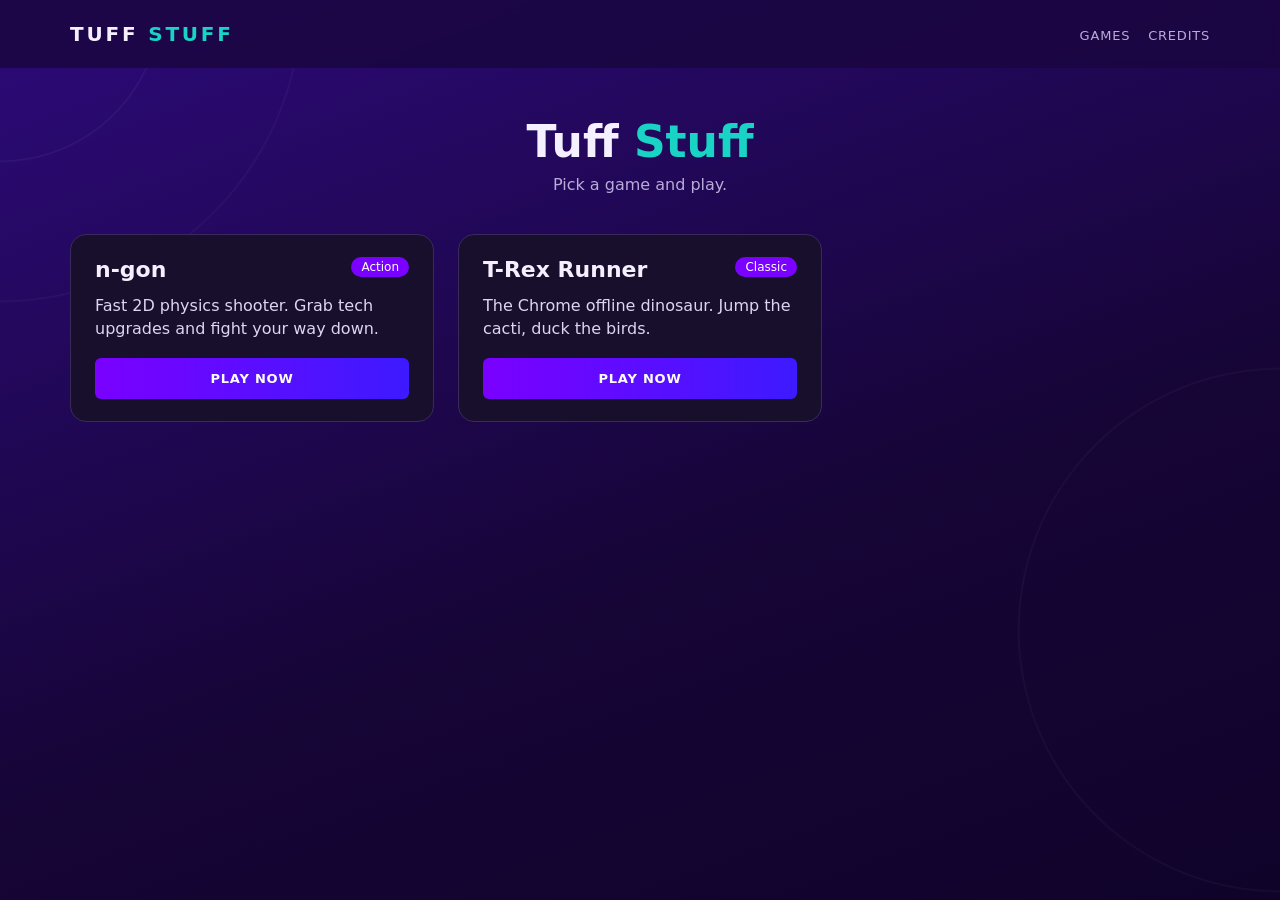
<file: index.html>
﻿<!doctype html>
<html lang="en">
<meta charset="utf-8">
<meta name="viewport" content="width=device-width,initial-scale=1">
<title>Tuff Stuff</title>
<link rel="stylesheet" href="style.css">
<header>
  <a class="logo" href="./">TUFF <span>STUFF</span></a>
  <nav><a href="./">Games</a><a href="credits.html">Credits</a></nav>
</header>
<main>
  <h1>Tuff <span>Stuff</span></h1>
  <p class="sub">Pick a game and play.</p>
  <div id="games"></div>
</main>
<button id="up" title="Back to top" onclick="scrollTo({ top: 0, behavior: 'smooth' })">&uarr;</button>
<script src="games.js"></script>
<script>
  document.getElementById('games').innerHTML = GAMES.map((g) => `
    <div class="card">
      <div class="top"><b>${g.name}</b><span class="tag">${g.tag}</span></div>
      <p>${g.desc}</p>
      ${g.link
        ? `<a class="btn" href="${g.link}" target="_blank" rel="noopener">Play on ${new URL(g.link).hostname.replace('www.', '')} &#8599;</a>`
        : `<a class="btn" href="play.html?g=${g.slug}">Play now</a>`}
    </div>`).join('');
  addEventListener('scroll', () => { document.getElementById('up').style.display = scrollY > 400 ? 'block' : 'none'; });
</script>
</html>
</file>
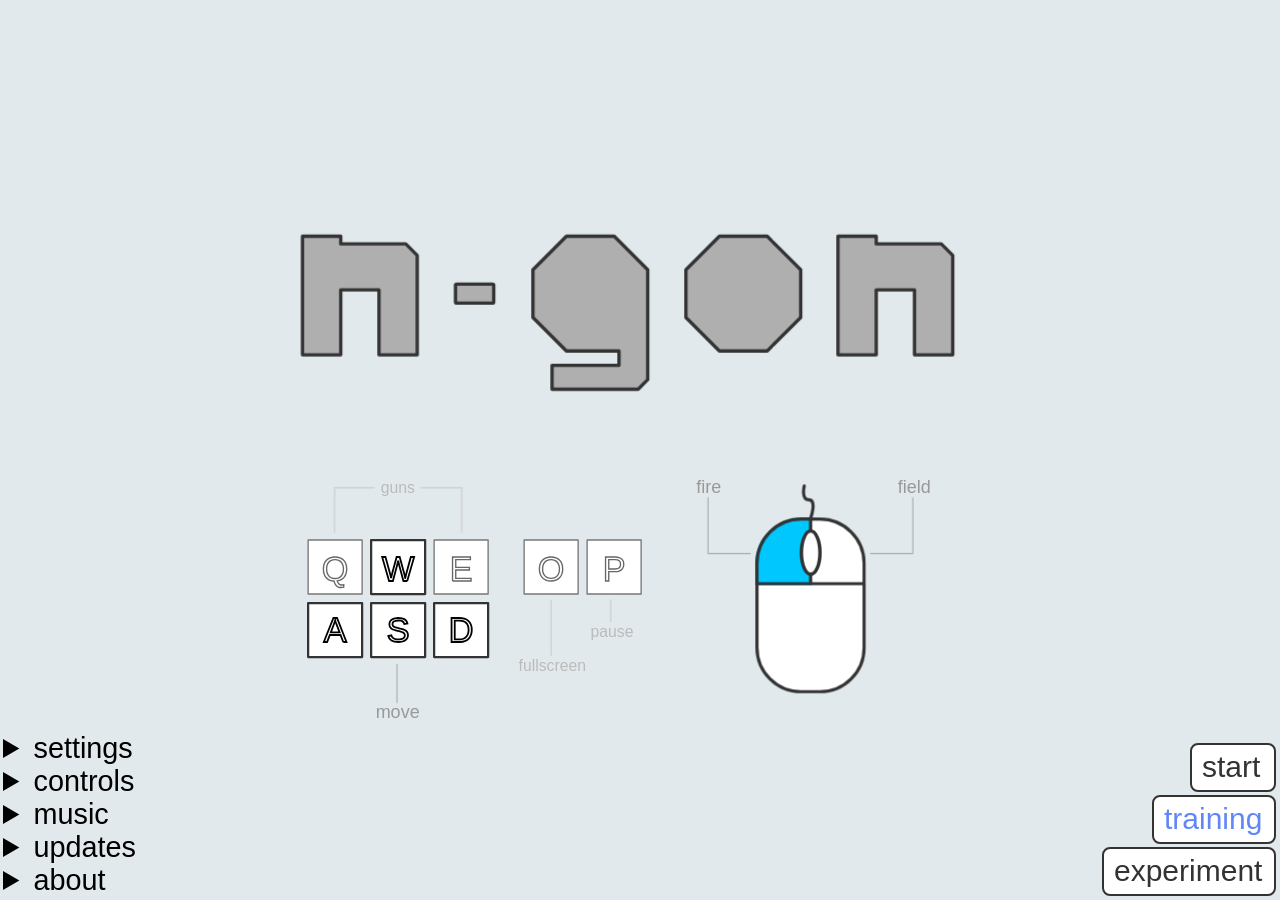
<file: games/n-gon/index.html>
<!DOCTYPE html>
<html lang="en">

<head>
    <meta name="viewport" content="width=device-width, initial-scale=1.0" />
    <meta http-equiv="Content-Type" content="text/html; charset=UTF-8">
    <meta name="viewport" content="width=device-width, initial-scale=1.0" />
    <meta name="description" content="Browser-based side-scrolling video game with the matter.js physics engine.">
    <meta name="author" content="Ross Landgreen">
    <meta property="og:description" content="Browser-based side-scrolling video game with the matter.js physics engine.">
    <meta property="og:title" content="n-gon">
    <meta name="twitter:title" content="n-gon">
    <meta name="twitter:description" content="Browser-based side-scrolling video game with the matter.js physics engine.">
    <!-- <meta http-equiv="refresh" content="0; url=https://landgreen.github.io/n-gon/"> -->
    <title>n-gon</title>
    <link rel="stylesheet" href="style.css">
    <link rel='shortcut icon' href='favicon.ico' type='image/x-icon' />
</head>

<body>
    <div id='guns'></div>
    <div id='field'></div>
    <div id='right-HUD-constraint'></div>
    <div id='right-HUD'></div>
    <div id="text-log"></div>
    <div id="fade-out"></div>
    <div id="health-bg"></div>
    <div id="health"></div>
    <div id="defense-bar"></div>
    <div id="dmg"></div>
    <div id='construct'></div>
    <div id="level-editor-left" class="le-panel"></div>
    <div id="level-editor-right" class="le-panel"></div>
    <div id="level-editor-status" class="le-status"></div>
    <div id="level-editor-hint" class="le-hint"></div>
    <div id="level-editor-history" class="le-history-box le-history-pop" hidden><div class="le-history" data-history></div></div>
    <div id="level-editor-code" class="le-panel">
        <div class="le-row"><span class="le-name" data-code-name></span><span class="le-fill"></span><span class="le-segment"><button class="le-button" data-command="codeNext" hidden title="go to the next place its code is">next part</button></span><span class="le-segment"><button class="le-button" data-command="copyPanel">copy</button><button class="le-button" data-command="downloadPanel" title="save it as a .js file">download</button><button class="le-button" data-command="openFile" hidden title="load a level from a .js or .txt file">open file</button><button class="le-button" data-command="importText" hidden>import</button><button class="le-button" data-command="applyCode" hidden>apply</button><button class="le-button" data-command="importBack" hidden title="back to the import box">back</button><button class="le-button" data-command="importNoCode" hidden title="the map, blocks, mobs, power ups, and elements with their settings, none of its javascript runs">import without code</button><button class="le-button" data-command="importRun" hidden title="only for code from people you trust">run it</button><button class="le-button" data-command="closeCode">close</button></span></div>
        <div class="le-panel-box"><pre class="le-panel-colors" aria-hidden="true"></pre><textarea readonly spellcheck="false" wrap="off"></textarea></div>
        <input type="file" id="level-editor-import-file" accept=".js,.txt,text/plain,text/javascript" hidden>
        <div class="le-report" hidden></div>
    </div>
    <canvas id="canvas"></canvas>
    <div id="choose-grid"></div>
    <div id="experiment-grid"></div>
    <div style="position: absolute; top:0;left:0;">
        <div id="pause-grid-left" class="pause-grid"></div>
    </div>
    <div style="position: absolute; top:0;right:0;">
        <div id="pause-grid-right" class="pause-grid"></div>
    </div>
    <svg class="SVG-button SVG-button-splash" id="start-button" width="82" height="45" stroke='none' fill='#333' font-size="30px" font-family="Arial, sans-serif" onclick="simulation.startGame()">
        <text x="10" y="32">start</text>
    </svg>
    <svg class="SVG-button SVG-button-splash" id="level-editor-splash-button" width="96" height="45" stroke='none' fill='#333' font-size="30px" font-family="Arial, sans-serif" onclick="levelEditor.open()">
        <title>level editor</title>
        <text x="10" y="32">editor</text>
    </svg>
    <svg class="SVG-button SVG-button-splash" id="training-button" width="120" height="45" stroke='none' fill='#333' font-size="30px" font-family="Arial, sans-serif" onclick="simulation.startGame(false, true)">
        <text x="10" y="32">training</text>
    </svg>
    <svg class="SVG-button SVG-button-splash" id="experiment-button" width="170" height="45">
        <text stroke='none' fill='#333' stroke-width="2" font-size="30px" font-family="Arial, sans-serif" x="10" y="32">experiment</text>
    </svg>
    <svg class="SVG-button SVG-button-splash" id="continue-button" width="135" height="45" stroke='none' fill='#333' font-size="30px" font-family="Arial, sans-serif" onclick="saveGame.continueRun()">
        <title>continue</title>
        <text x="10" y="32">continue</text>
    </svg>


    <div id='info'>
        <div>
            <details id='settings-details' name="front-page-group">
                <summary>settings</summary>
                <div class="details-div" style="line-height: 150%;">
                    <input onclick="build.hideHUD()" type="checkbox" id="hide-hud" name="hide-hud" style="width:17px; height:17px;">
                    <label for="hide-hud" title="hide: tech, damage taken bar, in game console, final boss health bar, tech: filament, tech: pair production, duplication animation, eigen animation, lower max body caps, fewer grappling hook rope wraps, no stroke on blocks">performance mode</label>
                    <br>
                    <input onclick="build.showDmgNumbers()" type="checkbox" id="show-num" name="show-num" style="width:17px; height:17px;">
                    <label for="show-num" title="show in game combat text">damage numbers</label>
                    <br>
                    <input onclick="build.lineOfSight()" type="checkbox" id="line-of-sight" name="line-of-sight" style="width:17px; height:17px;">
                    <label for="line-of-sight" title="walls block your view on every level, like on subway">line of sight <span style="color:#aaa; font-size:0.75em;">(beta, low performance)</span></label>
                    <br>
                    <input type="checkbox" id="auto-fullscreen" name="auto-fullscreen" style="width:17px; height:17px;">
                    <label for="auto-fullscreen" title="enter fullscreen when you start a run">auto fullscreen</label>
                    <br>
                    <label for="fps-select" title="use this to slow the game down">limit frames per second:</label>
                    <select name="fps-select" id="fps-select">
                        <option value="max" selected>no cap</option>
                        <option value="72">72 fps</option>
                        <option value="60">60 fps</option>
                        <option value="45">45 fps</option>
                        <option value="30">30 fps</option>
                    </select>
                    <br>
                    <br>
                    <label for="import-save-text" data-help="checkpoint">import checkpoint:</label>
                    <button onclick="document.getElementById('import-save-file').click()" class='sort-button' style="font-size:1em;">load file</button>
                    <input type="file" id="import-save-file" accept=".ngon,.txt,text/plain" style="display: none;" onchange="saveGame.importFromFile(this)">
                    <br>
                    <input id="import-save-text" name="import-save-text" placeholder="paste checkpoint code" autocomplete="off" spellcheck="false" style="width: 192px;" onkeydown="if (event.key === 'Enter') saveGame.importFromBox()" />:
                    <button onclick="saveGame.importFromBox()" class='sort-button' style="font-size:1em;">load code</button>
                    <br>
                    <br>
                    <button id="level-pool-button" popovertarget="level-pool" class='sort-button' style="font-size:1em;" title="choose which levels can show up in a run">level pool</button>
                    <button id="level-editor-button" onclick="levelEditor.open()" class='sort-button' style="font-size:1em;" title="make local levels">level editor</button> <span style="color:#aaa; font-size:0.75em;">(beta)</span>
                    <br>
                    <label for="seed" title="the seed determines level order, tech choices, and mob types">randomization seed:</label>
                    <input type="text" id="seed" name="seed" autocomplete="off" spellcheck="false" minlength="1" style="width: 120px;">
                    <br><span id="previous-seed" style="color:#bbb"></span>
                    <!-- gamepad support, disabled for now, might add it back later
                    <br>
                    <br>
                    <svg class="SVG-button SVG-button-splash" id="enable-gamepad" width="300" height="60" stroke='none' fill='#333' font-family="Arial, sans-serif" onclick="javascript: (async () => { const scriptText = await (await fetch('https://raw.githubusercontent.com/kgurchiek/n-gon-controller/main/main.js')).text(); var script = document.createElement('script'); script.type = 'text/javascript'; script.textContent = scriptText; document.head.appendChild(script); document.getElementById('enable-gamepad').style.stroke = '#0b5';})();">
                        <text x="39" y="19" font-size="22px">load gamepad support</text>
                        <text x="40" y="38" fill='#aaa' font-size="15px">community code, external script</text>
                        <text x="12" y="55" fill='#aaa' font-size="14px">https://github.com/kgurchiek/n-gon-controller</text>
                    </svg>
                    -->

                </div>
            </details>
        </div>
        <div>
            <details id="control-details" name="front-page-group">
                <summary>controls</summary>
                <div class="details-div" style="max-width: 24rem;">
                    To change controls, click a box
                    <br>and press an unused key.
                    <br><br>
                    <table id="control-table">
                        <tr>
                            <th>FIRE</th>
                            <td id='key-fire' class='key-input'>F</td>
                            <td class='key-used'>MouseLeft</td>
                            <td></td>
                        </tr>
                        <tr>
                            <th>FIELD</th>
                            <td id='key-field' class='key-input'>SPACE</td>
                            <td class='key-used'>MouseRight</td>
                        </tr>
                        <tr>
                            <th>JUMP</th>
                            <td id='key-up' class='key-input'>W</td>
                            <td class='key-used'>ArrowUp</td>
                        </tr>
                        <tr>
                            <th>CROUCH</th>
                            <td id='key-down' class='key-input'>S</td>
                            <td class='key-used'>ArrowDown</td>
                        </tr>
                        <tr>
                            <th>LEFT</th>
                            <td id='key-left' class='key-input'>A</td>
                            <td class='key-used'>ArrowLeft</td>
                        </tr>
                        <tr>
                            <th>RIGHT</th>
                            <td id='key-right' class='key-input'>D</td>
                            <td class='key-used'>ArrowRight</td>
                        </tr>
                        <tr>
                            <th>GUN →</th>
                            <td id='key-next-gun' class='key-input'>Q</td>
                            <td class='key-used'>MouseWheel</td>
                        </tr>
                        <tr>
                            <th>GUN ←</th>
                            <td id='key-previous-gun' class='key-input'>E</td>
                            <td class='key-used'>MouseWheel</td>
                        </tr>
                        <tr style="opacity:0.5;">
                            <th>GUN #</th>
                            <td id="key-num" class='key-input'>Num</td>
                        </tr>
                        <tr>
                            <th>PAUSE</th>
                            <td id='key-pause' class='key-input'>P</td>
                            <td></td>
                        </tr>
                        <tr>
                            <th>FULLSCREEN</th>
                            <td id='key-fullscreen' class='key-input'>O</td>
                            <td></td>
                        </tr>
                        <tr id="control-testing">
                            <th>TESTING</th>
                            <td id='key-testing' class='key-input'>T</td>
                            <td></td>
                        </tr>
                    </table>
                    <br><button id="control-reset" type="button">reset</button><span style="font-size: 60%;"> to default
                        keys</span>
                </div>
            </details>
        </div>
        <div>
            <details id="music-details" name="front-page-group">
                <summary>music</summary>
                <div class="details-div" style="max-width: 20rem;font-size: 85%;">
                    playlists
                    <br><a data-music-playlist="instrumental" href="https://music.youtube.com/watch?v=lDlU08RU7Tk&amp;list=PLea2HwrA4R0E" target="_blank" rel="noopener noreferrer">instrumental</a> <span style="color:#ccc;">shoegaze classical</span>
                    <br><a data-music-playlist="old-stuff" href="https://music.youtube.com/watch?v=qumO-vBey2Q&amp;list=PLbjRnln-q160" target="_blank" rel="noopener noreferrer">old stuff</a> <span style="color:#ccc;">new wave indie motown</span>
                    <br>
                    <br>video game OST
                    <br><a data-music-playlist="hollow-knight" href="https://music.youtube.com/watch?v=NSlkW1fFkyo&amp;list=PLmOldskd2VbL7_t-NE9p6rEboq_v0AHko" target="_blank" rel="noopener noreferrer">Hollow Knight</a>
                    <a data-music-playlist="silksong" href="https://music.youtube.com/watch?v=yUfD7w5y3Ug&amp;list=PLbNT78Q7M14yC4iIN4RaQqGa6q6zY6bqc" target="_blank" rel="noopener noreferrer" style="float: right;">Silksong</a>
                    <br><a data-music-playlist="animal-well" href="https://music.youtube.com/watch?v=yccb86YuwXs&amp;list=PLS7HzNXh-PwozVLyFxG3a7-0HplJwKPY2" target="_blank" rel="noopener noreferrer">Animal Well</a>
                    <a data-music-playlist="disco-elysium" href="https://music.youtube.com/watch?v=qMUoWTEIGx4&amp;list=OLAK5uy_n_Y491JJMFBAxR3v_o5LLTgu20URfxpuw" target="_blank" rel="noopener noreferrer" style="float: right;">Disco Elysium</a>
                    <br><a data-music-playlist="undertale" href="https://music.youtube.com/watch?v=3BR7-AzE2dQ&amp;list=OLAK5uy_ljXkQlhVlWyV7BxSxMMzgOLbzYS_-JPt4" target="_blank" rel="noopener noreferrer">UNDERTALE</a>
                    <a data-music-playlist="deltarune" href="https://music.youtube.com/watch?v=XEdoMoV4D6k&amp;list=OLAK5uy_kidGzGmzCUSJK1LAtIh7ngZwRF9MT3qjE" target="_blank" rel="noopener noreferrer" style="float: right;">deltarune</a>
                    <br>
                    <br><label for="music-service-select">service:</label>
                    <select id="music-service-select" class="music-service-select" data-music-service>
                        <option value="youtube">YouTube</option>
                        <option value="spotify">Spotify</option>
                        <option value="apple">Apple Music</option>
                    </select>
                </div>

            </details>
        </div>
        <div>
            <details id="updates" name="front-page-group">
                <summary>updates</summary>
                <div id="updates-div" class="details-div" style="font-size: 70%;height: 400px;overflow: scroll;max-width: 50rem;"></div>
            </details>
        </div>
        <div>
            <details name="front-page-group">
                <summary>about</summary>
                <div class="details-div" style="max-width: 24rem;padding:0.6em;font-size: 1.3rem;">
                    <span>a game about self-locating uncertainty</span>
                    <a id="github" href="https://github.com/landgreen/n-gon" aria-label="github">
                        <!-- <svg viewBox="0 0 100 16" xmlns="http://www.w3.org/2000/svg" fill="#1B1F23">
                            <path d="M8 0C3.58 0 0 3.58 0 8C0 11.54 2.29 14.53 5.47 15.59C5.87 15.66 6.02 15.42 6.02 15.21C6.02 15.02 6.01 14.39 6.01 13.72C4 14.09 3.48 13.23 3.32 12.78C3.23 12.55 2.84 11.84 2.5 11.65C2.22 11.5 1.82 11.13 2.49 11.12C3.12 11.11 3.57 11.7 3.72 11.94C4.44 13.15 5.59 12.81 6.05 12.6C6.12 12.08 6.33 11.73 6.56 11.53C4.78 11.33 2.92 10.64 2.92 7.58C2.92 6.71 3.23 5.99 3.74 5.43C3.66 5.23 3.38 4.41 3.82 3.31C3.82 3.31 4.49 3.1 6.02 4.13C6.66 3.95 7.34 3.86 8.02 3.86C8.7 3.86 9.38 3.95 10.02 4.13C11.55 3.09 12.22 3.31 12.22 3.31C12.66 4.41 12.38 5.23 12.3 5.43C12.81 5.99 13.12 6.7 13.12 7.58C13.12 10.65 11.25 11.33 9.47 11.53C9.76 11.78 10.01 12.26 10.01 13.01C10.01 14.08 10 14.94 10 15.21C10 15.42 10.15 15.67 10.55 15.59C13.71 14.53 16 11.53 16 8C16 3.58 12.42 0 8 0Z" />
                            <g stroke='none' font-size="8px" font-family="Arial Black, sans-serif">
                                <text x="19" y="11">Github</text>
                            </g>
                        </svg> -->
                        <svg viewBox="-19 -8 40 16" xmlns="http://www.w3.org/2000/svg" stroke="#333" stroke-width="0.4">
                            <defs>
                                <linearGradient id="horizontalGradient" x1="-8" y1="0" x2="8" y2="0" gradientUnits="userSpaceOnUse">
                                    <stop offset="0%" stop-color="#e0e3e6" />
                                    <stop offset="100%" stop-color="#fff" />
                                </linearGradient>
                            </defs>
                            <circle cx="0" cy="0" r="7" fill="url(#horizontalGradient)" />
                            <circle cx="4" cy="0" r="1.1" fill="none" />
                            <path d="M5.3 0 h1.7" stroke="#1B1F23" />
                        </svg>
                    </a>
                    <p>
                        I wrote n-gon in JavaScript, CSS, and HTML using the matter.js 2-D physics library.
                        The code is free and open source on <a id="github" href="https://github.com/landgreen/n-gon" aria-label="github">GitHub</a>.
                        This is just my hobby project, but I try to fix bugs when <a id="github" href="https://github.com/landgreen/n-gon/issues" aria-label="github">reported</a>.
                    </p>

                    <span style="max-width: 25rem; line-height: 180%;">
                        <label for="classic-select" title="play older versions of n-gon">classic n-gon:</label>
                        <select name="classic-select" id="classic-select" onChange="window.location.href=this.value">
                            <option value="https://scratch.mit.edu/projects/14005697/fullscreen/">mech: 2014</option>
                            <option value="https://scratch.mit.edu/projects/22573757/fullscreen/">spacetime: 2015
                            </option>
                            <option value="https://scratch.mit.edu/projects/41429974/fullscreen/">ballistics: 2015
                            </option>
                            <option value="https://scratch.mit.edu/projects/43690666/fullscreen/">portal: 2016</option>
                            <option value="https://codepen.io/lilgreenland/full/ozXNWZ">side scroller: 2016</option>
                            <option value="https://codepen.io/lilgreenland/full/wzARJY">side scroller: 2016</option>
                            <option value="classic/7-1-2017/">LandGame: 2017</option>
                            <option value="classic/4-15-2018/">n-gon: 2018</option>
                            <option value="classic/7-11-2019/">n-gon: summer-2019</option>
                            <option value="classic/9-8-2019/">n-gon: fall-2019</option>
                            <option value="classic/7-15-2020/">n-gon: summer-2020</option>
                            <option value="classic/6-1-2021/">n-gon: spring-2021</option>
                            <option value="classic/11-1-2022/">n-gon: fall-2022</option>
                            <option value="classic/7-29-2024/">n-gon: summer-2024</option>
                            <option value="classic/4-14-2025/">n-gon: spring-2025</option>
                            <option value="" selected>old versions</option>
                        </select>
                        <br><label for="links-select" title="community links">community links:</label>
                        <select name="links-select" id="links-select" onChange="window.location.href=this.value">
                            <option value="https://scratch.mit.edu/studios/36273655/">n-gon on scratch</option>
                            <option value="https://www.cornbread2100.com/n-gon-loader">n-commit loader</option>
                            <option value="https://3xiondev.github.io/n-gon-upgraded">n-gon upgraded</option>
                            <option value="https://n-gon-enhanced.vercel.app">n-gon enhanced</option>
                            <option value="https://coaldeficit.github.io/c-gon">c-gon</option>
                            <option value="https://kgurchiek.github.io/n-gon-portal-gun">n-gon portal gun</option>
                            <option value="https://github.com/Whyisthisnotavalable/n-scythe">n-scythe</option>
                            <option value="https://github.com/kgurchiek/n-gon-mobile">n-mobile</option>
                            <option value="https://github.com/kgurchiek/n-gon-controller">n-controller</option>
                            <option value="https://github.com/kgurchiek/n-gon-stopwatch">n-stopwatch</option>
                            <option value="https://github.com/Ant-Throw-Pology/n-qol">n-qol</option>
                            <option value="https://github.com/c-rxxp-y/n-gon-treasury">n-treasury</option>
                            <option value="https://github.com/3xionDev/n-docs">n-docs</option>
                            <option value="https://old.reddit.com/r/n_gon/">n-reddit</option>
                            <option value="https://www.youtube.com/results?search_query=n-gon">n-tube</option>
                            <option value="https://n-gon.wiki/">n-wiki</option>
                            <option value="https://ngon.fandom.com/wiki/N-gon">n-cyclopedia</option>
                            <option value="" selected>mods, forks, info</option>
                        </select>
                    </span>
                </div>
            </details>
        </div>
    </div>

    <svg id='splash' class="intro ui" viewBox="0 0 800 800" onclick="simulation.startGame()">
        <!-- the title page player, js/title.js:
             data-platform  a hidden map body behind it, "flat-top" follows the outline but is flat across the top
             data-block     a logo letter's convex pieces in its own units, the letter falls when the player touches it
             data-letter    pairs a letter's fill and outline, data-holdable lets the field pick it up
             data-key       lights up while that control is held -->
        <g class="fade-in" transform="translate(100,210) scale(34)" fill='#afafaf' stroke='none'>
            <path data-letter="0" data-block="0,0 1,0 1,3.1 0,3.1 | 1,0.2 2.7,0.2 3,0.5 3,1.4 1,1.4 | 2,1.4 3,1.4 3,3.1 2,3.1" d="M0 0  h1  v0.2  h1.7  l0.3 0.3  v2.6  h-1  v-1.7  h-1  v1.7  h-1 z" />
            <rect data-letter="1" data-holdable data-block="4,1.25 5,1.25 5,1.75 4,1.75" x="4" y="1.25" width="1" height="0.5" rx='0.03' />
            <path data-letter="2" data-block="0,0 1,0 1.7,0.7 1.7,2.4 0,2.4 -0.7,1.7 -0.7,0.7 | 1.1,2.4 1.7,2.4 1.7,3 1.5,3.2 1.1,3.2 | -0.3,2.7 1.1,2.7 1.1,3.2 -0.3,3.2" transform="translate(6.9,0) scale(1.25)" d="M0 0  h1  l 0.7 0.7  v2.3  l-0.2 0.2 h-1.8 v-0.5 h1.4   L 1.1 2.4   h-1.1  l -0.7 -0.7  v-1  l 0.7 -0.7 Z" />
            <path data-letter="3" data-block="0,0 1,0 1.7,0.7 1.7,1.7 1,2.4 0,2.4 -0.7,1.7 -0.7,0.7" transform="translate(10.9,0) scale(1.25)" d="M0 0  h1  l 0.7 0.7  v1  l -0.7 0.7  h-1  l -0.7 -0.7  v-1  l 0.7 -0.7 Z" />
            <path data-letter="4" data-block="0,0 1,0 1,3.1 0,3.1 | 1,0.2 2.7,0.2 3,0.5 3,1.4 1,1.4 | 2,1.4 3,1.4 3,3.1 2,3.1" transform="translate(14,0)" d="M0 0  h1  v0.2  h1.7  l0.3 0.3  v2.6  h-1  v-1.7  h-1  v1.7  h-1 z" />
        </g>
        <g transform="translate(100,210) scale(34)" fill='none' stroke='#333' stroke-linejoin="round" stroke-linecap="round">
            <path data-letter="0" class="draw-lines" d="M0 0  h1  v0.2  h1.7  l0.3 0.3  v2.6  h-1  v-1.7  h-1  v1.7  h-1 z" stroke-width='0.0875' />
            <rect data-letter="1" class="draw-lines-dash" x="4" y="1.25" width="1" height="0.5" stroke-width='0.0875' rx='0.03' />
            <path data-letter="2" class="draw-lines-g" transform="translate(6.9,0) scale(1.25)" d="M0 0  h1  l 0.7 0.7  v2.3  l-0.2 0.2 h-1.8 v-0.5 h1.4   L 1.1 2.4   h-1.1  l -0.7 -0.7  v-1  l 0.7 -0.7 Z" stroke-width='0.07' />
            <path data-letter="3" class="draw-lines-o" transform="translate(10.9,0) scale(1.25)" d="M0 0  h1  l 0.7 0.7  v1  l -0.7 0.7  h-1  l -0.7 -0.7  v-1  l 0.7 -0.7 Z" stroke-width='0.07' />
            <path data-letter="4" class="draw-lines" transform="translate(14,0)" d="M0 0  h1  v0.2  h1.7  l0.3 0.3  v2.6  h-1  v-1.7  h-1  v1.7  h-1 z" stroke-width='0.0875' />
        </g>
        <!-- mouse -->
        <g class="draw-lines3" transform="translate(320,430) scale(0.28)" stroke-linecap="round" stroke-linejoin="round" stroke-width="10px" stroke="#333" fill="none">
            <path class="fade-in" id="splash-mouse" data-platform="flat-top" stroke="none" fill="#fff" d="M827,112 h30 a140,140,0,0,1,140,140 v268 a140,140,0,0,1-140,140 h-60 a140,140,0,0,1-140-140v-268 a140,140,0,0,1,140-140h60" />
            <path class="fade-in" data-key="fire" d="M832.41,106.64 V322 H651.57 V255 c0-82,67.5-148,150-148 Z" fill="rgb(0, 200, 255)" stroke="none" />
            <path class="fade-in" data-key="field" d="M832.41,106.64 V322 H1002.43 V255 c0-82,-67.5-148,-150-148 Z" fill="#fff" stroke="none" />
            <path d="M827,112 h30 a140,140,0,0,1,140,140 v268 a140,140,0,0,1-140,140 h-60 a140,140,0,0,1-140-140v-268 a140,140,0,0,1,140-140h60" />
            <path d="M657 317 h340 h-170 v-25 m0 -140 v-42 s 21 -59, -5 -59 S 807 7, 807 7" />
            <ellipse fill="none" cx="827.57" cy="218.64" rx="29" ry="68" />
            <ellipse fill="#fff" class="fade-in-fast" cx="827.57" cy="218.64" rx="29" ry="68" />
        </g>

        <!-- keys -->
        <g transform="translate(105,480) scale(0.8)">
            <!-- platforms: the top row from Q to P is one rectangle so there's no seam to walk over, A S D is under it -->
            <rect data-platform x="0" y="0" width="370" height="60" fill="none" stroke="none" />
            <rect data-platform x="0" y="60" width="200" height="70" fill="none" stroke="none" />
            <!-- fade in background -->
            <g fill='#fff' stroke='none' class="fade-in">
                <path data-key="up" d="M70 60 h60 v-60 h-60 v60" class="draw-lines-box-2" />
                <g>
                    <path data-key="previousGun" d="M0 60 h60 v-60 h-60 v60" class="draw-lines-box-1" />
                    <path data-key="nextGun" d="M140 60 h60 v-60 h-60 v60" class="draw-lines-box-3" />

                    <path data-key="fullscreen" d="M240 60 h60 v-60 h-60 v60" class="draw-lines-box-2" />
                    <path data-key="pause" d="M310 60 h60 v-60 h-60 v60" class="draw-lines-box-1" />
                </g>

                <path data-key="left" d="M0 70 h60 v60 h-60 v-60" class="draw-lines-box-1" />
                <path data-key="down" d="M70 70 h60 v60 h-60 v-60" class="draw-lines-box-2" />
                <path data-key="right" d="M140 70 h60 v60 h-60 v-60" class="draw-lines-box-3" />
            </g>
            <g fill='none' stroke='#333' stroke-width="2.5" stroke-linejoin="round" stroke-linecap="round">
                <path d="M70 60 h60 v-60 h-60 v60" class="draw-lines-box-2" />
                <g stroke='#777' stroke-width="1.5">
                    <path d="M0 60 h60 v-60 h-60 v60" class="draw-lines-box-1" />
                    <path d="M140 60 h60 v-60 h-60 v60" class="draw-lines-box-3" />

                    <path d="M240 60 h60 v-60 h-60 v60" class="draw-lines-box-2" />
                    <path d="M310 60 h60 v-60 h-60 v60" class="draw-lines-box-1" />
                </g>
                <path d="M0 70 h60 v60 h-60 v-60" class="draw-lines-box-1" />
                <path d="M70 70 h60 v60 h-60 v-60" class="draw-lines-box-2" />
                <path d="M140 70 h60 v60 h-60 v-60" class="draw-lines-box-3" />
            </g>
            <g class="draw-lines4" text-anchor="middle" stroke='#000' fill='none' stroke-width="2" font-size="38px" font-family="Arial Black, sans-serif">
                <text x="100" y="45" id="splash-up">W</text>
                <text x="30" y="113" id="splash-left">A</text>
                <text x="100" y="113" id="splash-down">S</text>
                <text x="170" y="113" id="splash-right">D</text>
                <g stroke-width="1.5" opacity="1" stroke='#666'>
                    <text x="30" y="45" id="splash-previous-gun">Q</text>
                    <text x="170" y="45" id="splash-next-gun">E</text>
                    <text x="270" y="45" id="splash-fullscreen">O</text>
                    <text x="340" y="45" id="splash-pause">P</text>
                </g>
            </g>
        </g>
        <g class="fade-in" fill="none" stroke="#aaa" stroke-width="1">
            <g stroke="#ccc">
                <path d="M 164 433.5 h-35.5 v40" />
                <path d="M 205 433.5 h36.5 v40" />
                <path d="M 321 533 v+50" />
                <path d="M 374 533 v+20" />
            </g>
            <path d="M 184 625 v-35" />
            <path d="M 460.5 442 v50 h38" />
            <path d="M 642.5 442 v50 h-38" />
        </g>
        <g class="fade-in" stroke="none" fill="#999" font-size="16px">
            <g fill="#bbb" font-size="14px">
                <!-- <text x="165.5" y="422">switch</text> -->
                <text x="169.5" y="438">guns</text>
                <text x="292" y="596">fullscreen</text>
                <!-- <text x="304" y="613" font-size="12px">(beta)</text> -->
                <text x="356" y="566">pause</text>
            </g>
            <text x="165" y="638">move</text>
            <text x="450" y="438">fire</text>
            <text x="629" y="438">field</text>
        </g>
    </svg>
    <div id="hover-help" popover="hint" role="tooltip"></div>
    <div id="level-pool" popover="manual"></div>
    <script src='lib/matter.min.js'></script>
    <script src="js/query-ray-any.js"></script>
    <script src="js/simulation.js"></script>
    <script src="js/console-mirror.js"></script>
    <script src="js/player.js"></script>
    <script src="js/powerup.js"></script>
    <script src="js/tech.js"></script>
    <script src="js/bullet.js"></script>
    <script src="js/mob.js"></script>
    <script src="js/spawn.js"></script>
    <script src="js/level.js"></script>
    <script src="js/level-elements.js"></script>
    <script src="js/level-code.js"></script>
    <script src="js/level-data.js"></script>
    <!-- lib/level-parser.js and js/level-program.js load only for local levels with code and the level editor, see levelData.loadProgram() in js/level-data.js -->
    <!-- the level editor's files load when it opens, see levelEditor.loadFiles() in js/level-data.js -->
    <!-- <script src="js/level2.js"></script> -->
    <script src="js/lore.js"></script>
    <script src="js/engine.js"></script>
    <script src="js/save.js"></script>
    <script src="js/hover-help.js"></script>
    <script src="js/index.js"></script>
    <script src="js/title.js"></script>
</body>

</html>
</file>
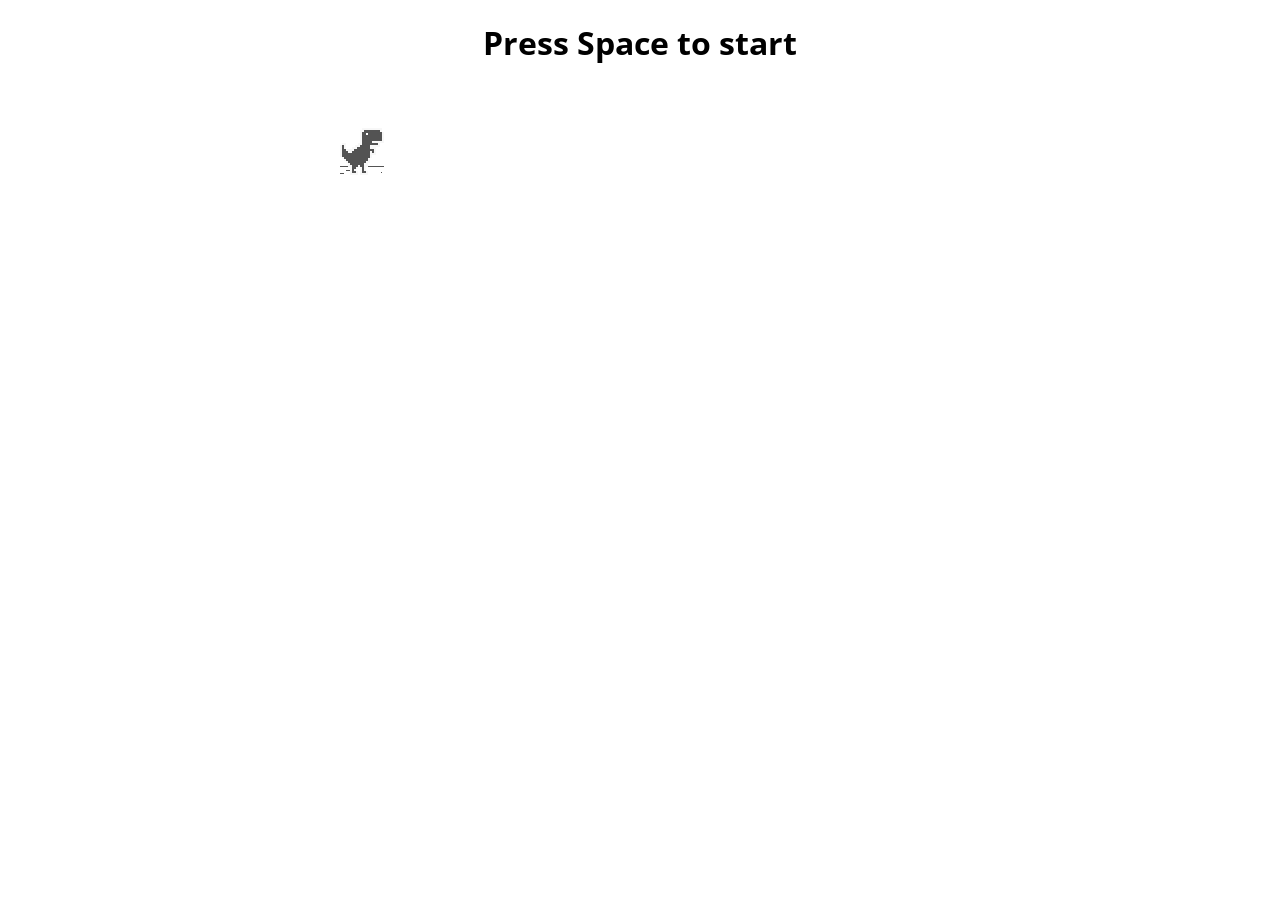
<file: games/t-rex/index.html>
<!doctype html>
<html>

<head>
    <meta charset="utf-8">
    <meta name="viewport" content="width=device-width, initial-scale=1.0,maximum-scale=1.0, user-scalable=no">
    <title >chrome easter egg: t-rex runner</title>
    <link rel="stylesheet" href="index.css">
    <link href="https://fonts.googleapis.com/css?family=Open+Sans" rel="stylesheet"> 
    <script src="index.js"></script>
</head>

<body id="t" class="offline">
    <div id="messageBox" class="sendmessage">
         <h1 style="text-align: center;font-family: 'Open Sans', sans-serif;">Press Space to start</h1>
         <div class="niokbutton" onclick="okbuttonsend()"></div>
    </div>
    <div id="main-frame-error" class="interstitial-wrapper">
        <div id="main-content">
            <div class="icon icon-offline" alt=""></div>
        </div>
        <div id="offline-resources">
            <img id="offline-resources-1x" src="assets/default_100_percent/100-offline-sprite.png">
            <img id="offline-resources-2x" src="assets/default_200_percent/200-offline-sprite.png">
            <template id="audio-resources">
                <audio id="offline-sound-press" src="[data-uri]"></audio>
                <audio id="offline-sound-hit" src="[data-uri]"></audio>
                <audio id="offline-sound-reached" src="[data-uri]"></audio>
            </template>
        </div>
    </div>
</body>

<script>
    document.onkeydown = function(evt) {
    evt = evt || window.event;
    if (evt.keyCode == 32) {
        var box = document.getElementById("messageBox");
        box.style.visibility="hidden";
    }
};
</script>
    
</html>
</file>
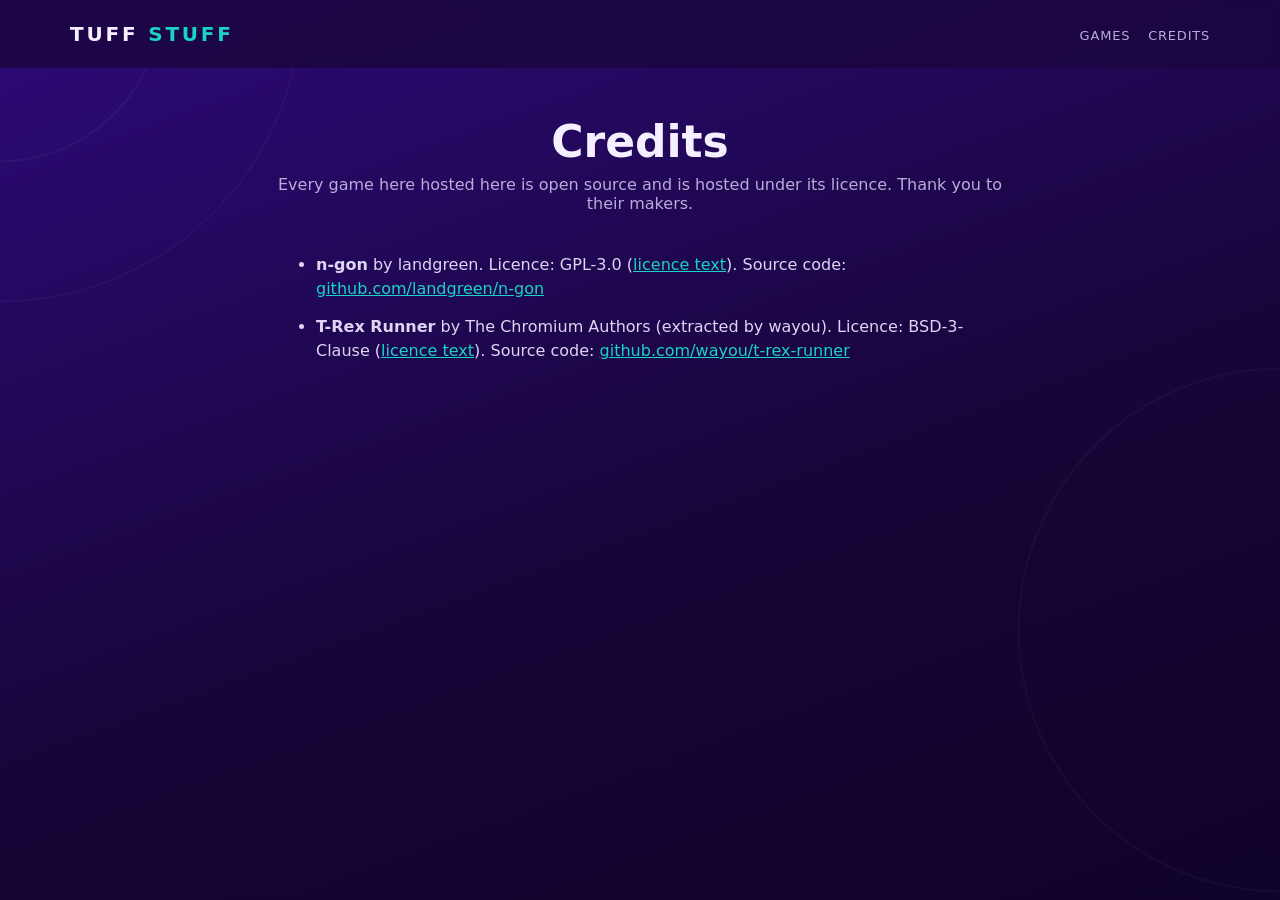
<file: credits.html>
<!doctype html>
<html lang="en">
<meta charset="utf-8">
<meta name="viewport" content="width=device-width,initial-scale=1">
<title>Credits - Tuff Stuff</title>
<link rel="stylesheet" href="style.css">
<header>
  <a class="logo" href="./">TUFF <span>STUFF</span></a>
  <nav><a href="./">Games</a><a href="credits.html">Credits</a></nav>
</header>
<main class="credits">
  <h1>Credits</h1>
  <p class="sub">Every game here hosted here is open source and is hosted under its licence. Thank you to their makers.</p>
  <ul id="list"></ul>
</main>
<script src="games.js"></script>
<script>
  document.getElementById('list').innerHTML = GAMES.map((g) => g.link ? `
    <li><b>${g.name}</b> by ${g.author}. Not hosted here: the card links to the official game at
      <a href="${g.link}" target="_blank" rel="noopener">${g.link.replace('https://', '')}</a>.</li>` : `
    <li><b>${g.name}</b> by ${g.author}. Licence: ${g.license}
      (<a href="games/${g.slug}/${g.licenseFile || 'LICENSE.txt'}">licence text</a>).
      Source code: <a href="${g.source}" target="_blank" rel="noopener">${g.source.replace('https://', '')}</a>${g.extra ? '<br>' + g.extra : ''}</li>`).join('');
</script>
</html>
</file>
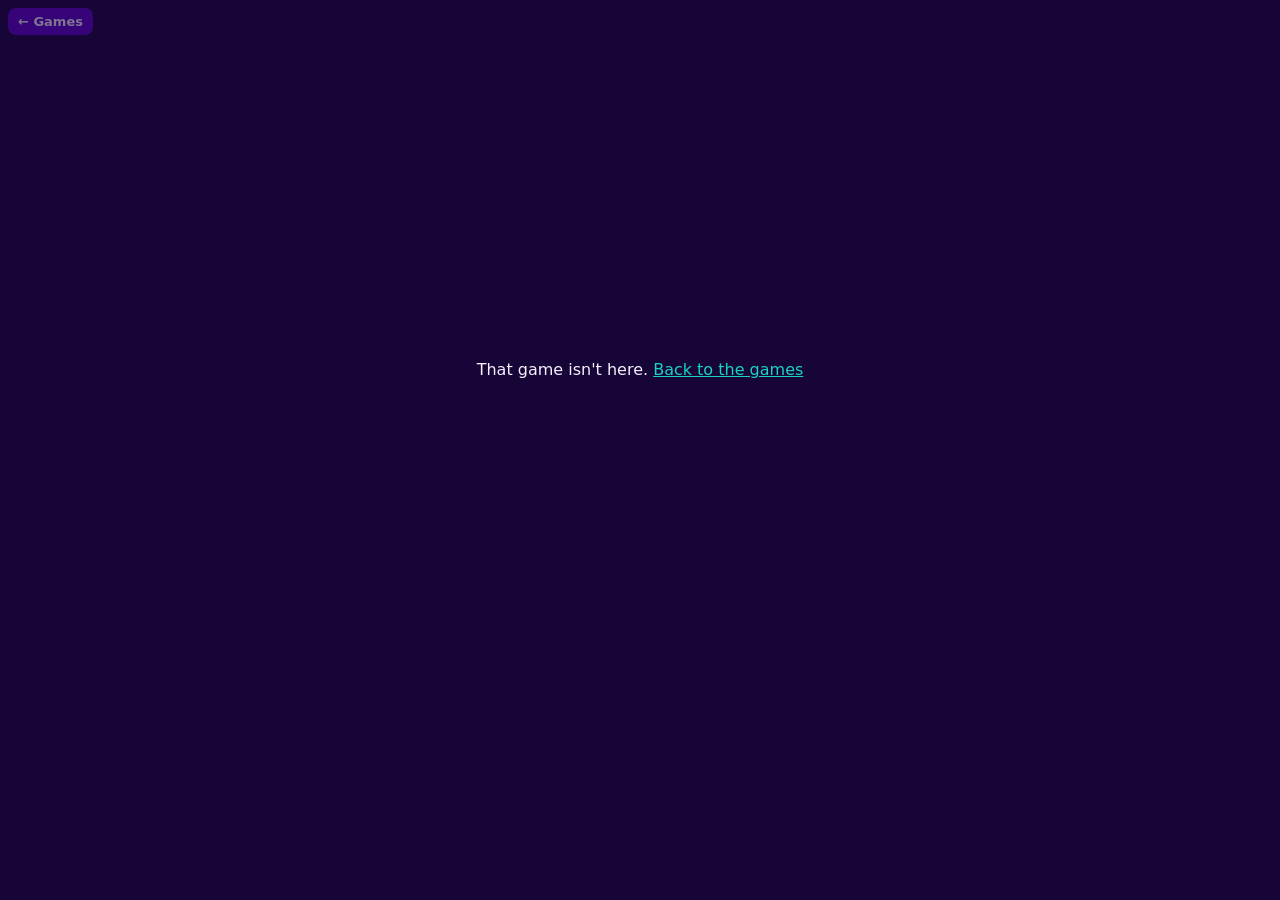
<file: play.html>
<!doctype html>
<html lang="en">
<meta charset="utf-8">
<meta name="viewport" content="width=device-width,initial-scale=1">
<title>Tuff Stuff</title>
<style>
  html, body { margin: 0; height: 100%; background: #160536; overflow: hidden; font: 16px system-ui, sans-serif; color: #f4f0ff; }
  iframe { position: absolute; inset: 0; width: 100%; height: 100%; border: 0; }
  #back { position: fixed; left: 8px; top: 8px; z-index: 1; font: 600 13px system-ui; padding: 6px 10px; border-radius: 8px;
    background: rgba(122,0,255,.75); color: #fff; text-decoration: none; opacity: .45; transition: opacity .2s; }
  #back:hover { opacity: 1; background: rgba(122,0,255,.95); }
  p { text-align: center; margin-top: 40vh; }
</style>
<a id="back" href="./">&larr; Games</a>
<script src="games.js"></script>
<script>
  // Only games from the list can open here. The sandbox has no popups or top-level navigation, so links
  // inside a game (credits, music, store pages) can't open other sites in a new tab or take over the page.
  const game = GAMES.find((g) => !g.link && g.slug === new URLSearchParams(location.search).get('g'));
  // BEFORE_GAME is only set by the lhr.life server (it installs a download helper first); elsewhere it's undefined.
  if (game) Promise.resolve(window.BEFORE_GAME).catch(() => {}).then(() => {
    document.title = game.name + ' - Tuff Stuff';
    const f = document.createElement('iframe');
    // GAME_BASE is only set by the lhr.life server (games-link), so its game files load from the faster Cloudflare copy.
    f.src = ((window.GAME_BASE_FOR || {})[game.slug] || window.GAME_BASE || '') + 'games/' + game.slug + '/index.html';
    f.sandbox = 'allow-scripts allow-same-origin allow-pointer-lock allow-forms allow-modals';
    f.allow = 'fullscreen; autoplay; gamepad';
    f.allowFullscreen = true;
    document.body.append(f);
    f.focus();
  });
  else {
    document.body.insertAdjacentHTML('beforeend', '<p>That game isn\'t here. <a href="./" style="color:#19d3c5">Back to the games</a></p>');
  }
</script>
</html>
</file>
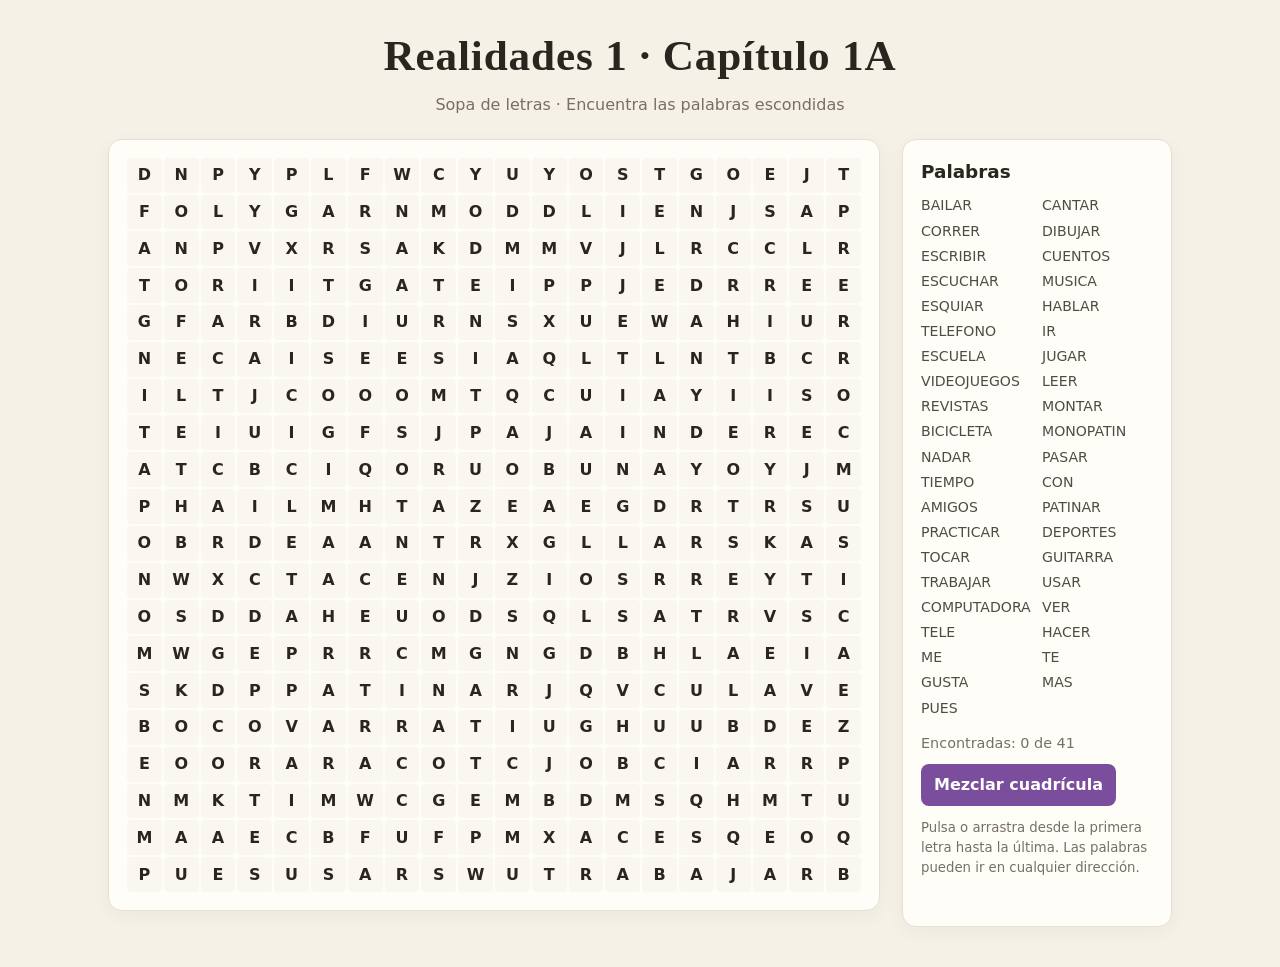
<file: word-search.html>
<!doctype html>
<html lang="es">
<head>
  <meta charset="utf-8">
  <meta name="viewport" content="width=device-width, initial-scale=1">
  <meta name="theme-color" content="#f6f1e7">
  <title>Realidades 1 · Capítulo 1A — Sopa de letras</title>
  <style>
    :root { color-scheme: light; --paper:#fffdf8; --ink:#29251f; --muted:#766f65; --accent:#7b4d9d; --line:#e7dfd1; --found:#d9efcf; }
    * { box-sizing:border-box }
    body { margin:0; background:#f6f1e7; color:var(--ink); font:16px/1.5 system-ui,-apple-system,"Segoe UI",sans-serif }
    main { width:min(1100px,100%); margin:auto; padding:24px 18px 40px }
    header { text-align:center; margin-bottom:22px }
    h1 { margin:0; font-family:Georgia,serif; font-size:clamp(1.7rem,5vw,2.7rem); letter-spacing:.02em }
    .subtitle { margin:4px 0 0; color:var(--muted) }
    .layout { display:grid; grid-template-columns:minmax(0,1fr) 270px; gap:22px; align-items:start }
    .board-wrap,.side { background:var(--paper); border:1px solid var(--line); border-radius:14px; box-shadow:0 5px 20px #3826120b }
    .board-wrap { padding:clamp(8px,2vw,18px); overflow:auto }
    #board { display:grid; grid-template-columns:repeat(20,minmax(22px,1fr)); gap:2px; min-width:500px; user-select:none; touch-action:none }
    .cell { aspect-ratio:1; display:grid; place-items:center; border-radius:4px; background:#faf7f0; font-weight:650; font-size:clamp(11px,1.5vw,16px); cursor:pointer; transition:background .12s,transform .12s }
    .cell:hover { background:#eee5f4 }
    .cell.selected { background:#eadcf4 }
    .cell.found { background:var(--found); color:#28512b }
    .side { padding:18px }
    h2 { margin:0 0 10px; font-size:1.15rem }
    #words { display:grid; grid-template-columns:1fr 1fr; gap:4px 10px; padding:0; margin:0; list-style:none }
    #words li { font-size:.88rem; color:#514b43; white-space:nowrap }
    #words li.found { color:#34713a; text-decoration:line-through; text-decoration-thickness:2px }
    .progress { margin:14px 0 10px; color:var(--muted); font-size:.9rem }
    button { border:0; border-radius:8px; padding:9px 13px; background:var(--accent); color:white; font:inherit; font-weight:650; cursor:pointer }
    button:hover { filter:brightness(.92) }
    .hint { margin:12px 0 0; font-size:.83rem; color:var(--muted) }
    .status { min-height:1.4em; margin:10px 0 0; color:#34713a; font-size:.9rem }
    @media(max-width:760px) { main{padding:18px 10px 30px}.layout{grid-template-columns:1fr}.side{order:-1}#words{grid-template-columns:repeat(3,1fr)} }
  </style>
</head>
<body>
<main>
  <header>
    <h1>Realidades 1 · Capítulo 1A</h1>
    <p class="subtitle">Sopa de letras · Encuentra las palabras escondidas</p>
  </header>
  <section class="layout" aria-label="Sopa de letras interactiva">
    <div class="board-wrap"><div id="board" role="grid" aria-label="Cuadrícula de letras"></div></div>
    <aside class="side">
      <h2>Palabras</h2>
      <ul id="words"></ul>
      <p class="progress" id="progress" aria-live="polite"></p>
      <button id="new-game" type="button">Mezclar cuadrícula</button>
      <p class="hint">Pulsa o arrastra desde la primera letra hasta la última. Las palabras pueden ir en cualquier dirección.</p>
      <p class="status" id="status" aria-live="polite"></p>
    </aside>
  </section>
</main>
<script>
(() => {
  const words = ['BAILAR','CANTAR','CORRER','DIBUJAR','ESCRIBIR','CUENTOS','ESCUCHAR','MUSICA','ESQUIAR','HABLAR','TELEFONO','IR','ESCUELA','JUGAR','VIDEOJUEGOS','LEER','REVISTAS','MONTAR','BICICLETA','MONOPATIN','NADAR','PASAR','TIEMPO','CON','AMIGOS','PATINAR','PRACTICAR','DEPORTES','TOCAR','GUITARRA','TRABAJAR','USAR','COMPUTADORA','VER','TELE','HACER','ME','TE','GUSTA','MAS','PUES'];
  const size = 20, boardEl = document.querySelector('#board'), wordsEl = document.querySelector('#words');
  let grid, placements, found, start = null, dragging = false;
  const dirs = [[0,1],[1,0],[0,-1],[-1,0],[1,1],[1,-1],[-1,1],[-1,-1]];
  const rand = n => Math.floor(Math.random()*n);
  function makePuzzle() {
    for (let attempt=0; attempt<100; attempt++) {
      grid=Array.from({length:size},()=>Array(size).fill('')); placements=new Map(); let ok=true;
      for (const word of [...words].sort((a,b)=>b.length-a.length)) {
        let placed=false;
        for (let tries=0;tries<500&&!placed;tries++) {
          const [dr,dc]=dirs[rand(dirs.length)], r=rand(size), c=rand(size), endR=r+dr*(word.length-1), endC=c+dc*(word.length-1);
          if(endR<0||endR>=size||endC<0||endC>=size) continue;
          let fits=true; for(let i=0;i<word.length;i++) if(grid[r+dr*i][c+dc*i]&&grid[r+dr*i][c+dc*i]!==word[i]) {fits=false;break;}
          if(!fits) continue;
          const cells=[]; for(let i=0;i<word.length;i++){const rr=r+dr*i,cc=c+dc*i;grid[rr][cc]=word[i];cells.push(`${rr},${cc}`)}
          placements.set(word,cells); placed=true;
        }
        if(!placed){ok=false;break;}
      }
      if(ok) break;
    }
    for(let r=0;r<size;r++) for(let c=0;c<size;c++) if(!grid[r][c]) grid[r][c]=String.fromCharCode(65+rand(26));
    found=new Set(); render();
  }
  function render(){
    boardEl.replaceChildren();
    for(let r=0;r<size;r++) for(let c=0;c<size;c++){
      const cell=document.createElement('div'); cell.className='cell'; cell.textContent=grid[r][c]; cell.dataset.pos=`${r},${c}`; cell.setAttribute('role','gridcell'); cell.setAttribute('aria-label',`${grid[r][c]}, fila ${r+1}, columna ${c+1}`); boardEl.append(cell);
    }
    wordsEl.replaceChildren(); for(const word of words){const li=document.createElement('li');li.textContent=word;li.id=`word-${word}`;if(found.has(word))li.classList.add('found');wordsEl.append(li)}
    document.querySelector('#progress').textContent=`Encontradas: ${found.size} de ${words.length}`;
  }
  function cellFromEvent(e){const cell=e.target.closest('.cell');return cell?cell.dataset.pos:null}
  function clearSelection(){boardEl.querySelectorAll('.selected').forEach(el=>el.classList.remove('selected'))}
  function selectLine(a,b){clearSelection();if(!a||!b)return;const [r1,c1]=a.split(',').map(Number),[r2,c2]=b.split(',').map(Number),dr=r2-r1,dc=c2-c1;
    if(!(dr===0||dc===0||Math.abs(dr)===Math.abs(dc)))return;
    const nr=Math.sign(dr),nc=Math.sign(dc),len=Math.max(Math.abs(dr),Math.abs(dc));for(let i=0;i<=len;i++)boardEl.querySelector(`[data-pos="${r1+nr*i},${c1+nc*i}"]`)?.classList.add('selected');
  }
  function finish(end){ if(!start||!end)return; const [r1,c1]=start.split(',').map(Number),[r2,c2]=end.split(',').map(Number),dr=r2-r1,dc=c2-c1; if(!(dr===0||dc===0||Math.abs(dr)===Math.abs(dc))){clearSelection();start=null;return;}
    const nr=Math.sign(dr),nc=Math.sign(dc),len=Math.max(Math.abs(dr),Math.abs(dc)),line=[];for(let i=0;i<=len;i++)line.push(`${r1+nr*i},${c1+nc*i}`);const key=line.join('|'),reverse=[...line].reverse().join('|');
    for(const [word,cells] of placements){if(!found.has(word)&&(cells.join('|')===key||cells.join('|')===reverse)){found.add(word);document.querySelector(`#word-${word}`).classList.add('found');line.forEach(pos=>boardEl.querySelector(`[data-pos="${pos}"]`)?.classList.add('found'));document.querySelector('#status').textContent=`¡Encontraste ${word}!`;break;}}
    document.querySelector('#progress').textContent=`Encontradas: ${found.size} de ${words.length}`; if(found.size===words.length)document.querySelector('#status').textContent='¡Excelente! Encontraste todas las palabras.';clearSelection();start=null;
  }
  boardEl.addEventListener('pointerdown',e=>{const pos=cellFromEvent(e);if(!pos)return;start=pos;dragging=true;boardEl.setPointerCapture(e.pointerId);selectLine(start,pos);e.preventDefault()});
  boardEl.addEventListener('pointermove',e=>{if(dragging)selectLine(start,cellFromEvent(e))});
  boardEl.addEventListener('pointerup',e=>{if(dragging){finish(cellFromEvent(e));dragging=false}});
  boardEl.addEventListener('pointercancel',()=>{dragging=false;start=null;clearSelection()});
  document.querySelector('#new-game').addEventListener('click',()=>{document.querySelector('#status').textContent='';makePuzzle()});
  makePuzzle();
})();
</script>
</body>
</html>
</file>
<file: style.css>
/* Shared look: dark purple with faint rings, bright purple-blue buttons. */
:root { --card: #170f2b; --border: #3a2a5c; --text: #f4f0ff; --muted: #b9acd9; --accent: #19d3c5; --btn: linear-gradient(90deg, #7a00ff, #3d1aff); }
* { box-sizing: border-box; }
body {
  margin: 0; min-height: 100vh; color: var(--text); font: 16px system-ui, sans-serif;
  background:
    radial-gradient(circle at 0 0, transparent 0 160px, rgba(255,255,255,.05) 161px, transparent 163px, transparent 300px, rgba(255,255,255,.04) 301px, transparent 303px),
    radial-gradient(circle at 100% 70%, transparent 0 260px, rgba(255,255,255,.04) 261px, transparent 263px),
    linear-gradient(160deg, #2d0a7a, #160536 60%, #10032a) fixed;
}
a { color: var(--accent); }
.btn { display: block; width: 100%; border: 0; border-radius: 6px; padding: 13px; font: 700 13px system-ui; letter-spacing: .06em;
  text-transform: uppercase; text-align: center; text-decoration: none; color: #fff; background: var(--btn); cursor: pointer; }
.btn:hover { filter: brightness(1.15); }

header { position: sticky; top: 0; z-index: 2; display: flex; align-items: center; justify-content: space-between;
  padding: 22px max(16px, calc(50% - 570px)); background: rgba(26,6,64,.85); backdrop-filter: blur(6px); }
.logo { font-weight: 800; letter-spacing: .14em; font-size: 20px; color: var(--text); text-decoration: none; }
.logo span, h1 span { color: var(--accent); }
header nav a { color: var(--muted); font-size: 13px; text-decoration: none; margin-left: 18px; text-transform: uppercase; letter-spacing: .06em; }
header nav a:hover { color: var(--text); }
main { max-width: 1172px; margin: 0 auto; padding: 0 16px 80px; }
h1 { text-align: center; font-size: 44px; margin: 48px 0 8px; }
.sub { text-align: center; color: var(--muted); margin: 0 0 40px; }

#games { display: grid; grid-template-columns: repeat(auto-fill, minmax(300px, 1fr)); gap: 24px; }
.card { display: flex; flex-direction: column; gap: 12px; padding: 22px 24px; background: var(--card); border: 1px solid var(--border); border-radius: 16px; }
.top { display: flex; justify-content: space-between; align-items: flex-start; gap: 10px; }
.top b { font-size: 22px; }
.tag { flex: none; font-size: 12px; padding: 3px 10px; border-radius: 999px; background: #7a00ff; color: #fff; }
.card p { margin: 0 0 6px; color: #ddd5f3; line-height: 1.45; flex: 1; }
#up { position: fixed; right: 24px; bottom: 24px; width: 44px; height: 44px; border-radius: 50%; border: 2px solid #7a00ff;
  background: none; color: #a46bff; font-size: 20px; cursor: pointer; display: none; }

.credits { max-width: 760px; margin: 0 auto; }
.credits li { margin: 0 0 14px; line-height: 1.5; color: #ddd5f3; }
@media (max-width: 420px) { h1 { font-size: 32px; } #games { grid-template-columns: 1fr; } header nav a { margin-left: 10px; } }
</file>
<file: games/n-gon/style.css>
:root {
    --build-bg-color: #aeb6c2;
    --card-color: #fafcfd;
    --hover-card-color: #e5e5ed;
}

/* * {
    cursor: crosshair;
} */

/* override for text elements */
/* p,
span,
input,
textarea {
    cursor: auto;
} */

body {
    font-family: "Helvetica", "Arial", sans-serif;
    margin: 0;
    overflow: hidden;
    cursor: auto;
    /* cursor: crosshair; */
    /* cursor: text; */
    background-color: #f00;
    /* filter: grayscale(1); */
    /* transition: background-color 0.2s ease-in-out; */
}

#canvas {
    position: absolute;
    top: 0;
    left: 0;
    z-index: 0;
    user-select: none;
}

select {
    font-size: 1em;
    border: 1px #333 solid;
    border-radius: 6px;
    /* padding: 0px 5px; */
    /* appearance: none; */
    /* font-family: sans-serif; */
    /* background-color: #eef1f6; */
    color: #000;
    cursor: pointer;
}

/* clickable things get the pointer cursor, text fields keep the browser's text cursor */
button,
input[type="checkbox"],
input[type="checkbox"]+label,
input[type="range"] {
    cursor: pointer;
}

button:disabled {
    cursor: default;
}

input {
    padding: 0px 4px;
    font-size: 0.8em;
    border: 1px #333 solid;
    border-radius: 4px;
}

a {
    text-decoration: none;
    color: #08c;
}

.music-link-unavailable {
    color: #999;
    cursor: default;
}

em {
    opacity: 0.7;
}

#splash {
    cursor: default;
    user-select: none;
    position: absolute;
    top: 0;
    left: 0;
    width: 100%;
    height: 100%;
    z-index: 2;
    transition: opacity 5s ease-in;
}

/* title page keys and mouse buttons light up while held, see js/title.js */
#splash [data-key] {
    transition: fill 0.3s ease-out;
}

#splash [data-key].pressed {
    fill: rgb(0, 200, 255);
    transition: none;
}

#splash [data-key="fire"].pressed {
    fill: rgb(0, 140, 220);
}

*:focus {
    outline: none;
}

table {
    border-collapse: collapse;
    width: 360px;
}

tr {
    padding: 10px;
    text-align: left;
}

td {
    padding-left: 10px;
}

.key-input-train {
    padding: 0px 5px;
    border: 2px solid #444;
    color: #444;
    border-radius: 4px;
    background-color: #d0d0d0;
    text-align: center;
    font-weight: 400;
}

.key-input {
    cursor: pointer;
    padding: 3px 8px;
    border: 2px solid #333;
    background-color: #fff;
    text-align: center;
}

.pause-table {
    width: auto;
}

.key-input-pause {
    width: 15px;
    padding: 0px 2px;
    border: 2px solid #333;
    background-color: #fff;
    text-align: center;
}

.key-used {
    color: #777;
    font-size: 80%;
}

summary {
    font-size: 1.2em;
    cursor: pointer;
}

.SVG-button {
    border: 1.5px #333 solid;
    border-radius: 8px;
    background-color: #fff;
    cursor: pointer;
}

.SVG-button:hover {
    background-color: #eee;
}

.SVG-button-splash {
    border: 2px #333 solid;
    border-radius: 8px;
    background-color: #fff;
    transition: opacity 5s ease-in;
}

.SVG-button-splash:hover {
    background-color: #eee;
}

#start-button {
    position: absolute;
    bottom: 108px;
    right: 4px;
    z-index: 12;
    /* top-left | top-right | bottom-right | bottom-left */
    /* border-radius: 8px 8px 0 0; */
}

#training-button {
    position: absolute;
    bottom: 56px;
    right: 4px;
    z-index: 12;
    /* border-radius: 8px 0px 0 0; */
}

#experiment-button {
    position: absolute;
    bottom: 4px;
    right: 4px;
    z-index: 12;
    /* border-radius: 8px 0 8px 8px; */
}

#continue-button {
    display: none;
    position: absolute;
    bottom: 56px;
    right: 4px;
    z-index: 12;
}

/* an autosave adds continue above experiment and moves training and start up one slot */
body.has-autosave #training-button {
    bottom: 108px;
}

body.has-autosave #start-button {
    bottom: 160px;
}

/* local levels add the level editor right below start, and move start up one slot */
#level-editor-splash-button {
    display: none;
    position: absolute;
    bottom: 108px;
    right: 4px;
    z-index: 12;
}

body.has-autosave #level-editor-splash-button {
    bottom: 160px;
}

body.has-level-editor #start-button {
    bottom: 160px;
}

body.has-autosave.has-level-editor #start-button {
    bottom: 212px;
}





#construct {
    display: none;
    position: absolute;
    bottom: 0%;
    right: 0%;
    z-index: 1;
    width: 250px;
    height: 200px;
    background-color: #fff;
    color: #000;
    font-size: 0.9em;
    white-space: pre;
    padding: 3px;
    border: 1px #333 solid;
}

#flex-center {
    display: flex;
    align-items: center;
    justify-content: center;
    height: 100%;
}

.choose-grid {
    position: absolute;
    top: 50%;
    left: 50%;
    transform: translate(-50%, -50%);
    padding: 10px 1px;
    margin: 0px;
    border: 0px;
    z-index: 12;
    max-height: 99vh;
    font-size: 1.3em;
    display: grid;
    grid-template-columns: repeat(3, 384px);
    align-items: stretch;
    visibility: hidden;
    opacity: 0;
    transition: opacity 0.25s linear;
    overflow: auto;
    -ms-overflow-style: none;
    scrollbar-width: none;
}

.choose-grid-no-images {
    border-radius: 8px;
    border: 10px solid #444;
    gap: 10px;
    background-color: #444;
    position: absolute;
    top: 50%;
    left: 50%;
    transform: translate(-50%, -50%);
    margin: 0px;
    z-index: 12;
    max-height: 99vh;
    font-size: 1.3em;
    display: grid;
    grid-template-columns: 384px;
    align-items: stretch;
    visibility: hidden;
    opacity: 0;
    transition: opacity 0.25s linear;
    overflow: auto;
    -ms-overflow-style: none;
    scrollbar-width: none;
    /* box-shadow: 7px 7px 6px rgba(0, 0, 0, 0.13); */
}


#choose-grid::-webkit-scrollbar {
    display: none;
}

.choose-grid-module {
    line-height: 160%;
    background-color: var(--card-color);
    font-size: 0.75em;
    white-space: nowrap;
    overflow: hidden;
}

.choose-grid-module:hover {
    background-color: var(--hover-card-color);
}

.choose-grid-module[onclick],
.experiment-grid-module[onclick],
.cancel-card[onclick],
.research-card[onclick],
.pause-eject,
#exit,
#choose-unPause,
#choose-training {
    cursor: pointer;
}

.choose-grid-module:hover .card-text {
    background-color: var(--hover-card-color);
}

.research-select {
    float: right;
    margin-right: 10px;
}

.pause-grid {
    padding: 2px;
    margin: 0px;
    display: none;
    grid-template-columns: 384px;
    grid-auto-rows: minmax(auto, auto);
    align-content: start;
    align-items: start;
    z-index: 2;
    font-size: 1.3em;
}

#pause-grid-right {
    position: absolute;
    top: -2px;
    right: -4px;
    overflow: auto;
    max-height: 100vh;
    -ms-overflow-style: none;
    scrollbar-width: none;
    padding: 1px;
}

#pause-grid-right::-webkit-scrollbar {
    display: none;
}

#pause-grid-left {
    position: absolute;
    top: -2px;
    left: -4px;
    overflow: auto;
    max-height: 100vh;
    -ms-overflow-style: none;
    scrollbar-width: none;
}

#pause-grid-left::-webkit-scrollbar {
    display: none;
}

.pause-grid-module {
    line-height: 160%;
    background-color: var(--card-color);
    font-size: 0.75em;
    white-space: nowrap;
    overflow: hidden;
}

/* top of the left pause column (status) and the pause settings menu */
.pause-top {
    padding: 6px 8px;
}

.pause-row {
    display: flex;
    flex-wrap: wrap;
    justify-content: space-between;
    align-items: center;
    gap: 0px 8px;
    /* if a row doesn't fit on one line the right side wraps instead of getting cut off */
}

.pause-setting input {
    margin-left: 0px;
}

.pause-hint {
    color: #999;
}

.pause-hint .key-input-train {
    padding: 0px 4px;
    border-width: 1.5px;
}

#pause-console {
    display: flex;
    align-items: center;
    gap: 5px;
    margin-top: 5px;
    font-family: monospace;
}

#pause-console-input {
    flex: 1;
    min-width: 0;
    padding: 3px 6px;
    font-family: monospace;
    font-size: 0.85em;
    color: #000;
    background-color: #fff;
    border: 1px solid #999;
    border-radius: 3px;
}

.sort {
    padding: 0.1em 0.3em;
    border: 1px solid #444;
    /* min-height: 88px; */
    line-height: 100%;
    background-color: var(--card-color);
}

.sort-button {
    border: 1px #333 solid;
    border-radius: 0.4em;
    background-color: #fff;
    font-size: 0.5em;
    /* padding: 0.3em; */

}

.sort-button:hover {
    background-color: #eee;
}

.pause-eject .card-text {
    animation: techColorCycle 1s linear infinite alternate;
}

#experiment-grid {
    display: flex;
    justify-content: center;
    padding: 0px;
    margin: 0px;
    border: 0px;
    background-color: var(--build-bg-color);
    display: none;
    grid-template-columns: repeat(auto-fit, 384px);
    grid-auto-flow: row;
    /* grid-auto-rows: minmax(auto, auto); */
    position: relative;
    /* bottom: 0px; */
    z-index: 10;
    font-size: 1.3em;
    -ms-overflow-style: none;
    /* IE and Edge */
    scrollbar-width: none;
    /* Firefox */
}

#experiment-grid::-webkit-scrollbar {
    display: none;
}

.experiment-grid-module {
    line-height: 160%;
    background-color: var(--card-color);
    font-size: 0.75em;
    white-space: nowrap;
    overflow: hidden;
}

.experiment-grid-hide {
    display: none;
}

.grid-title {
    padding-bottom: 6px;
    padding-top: 4px;
    font-size: 1.4em;
    font-weight: 600;
}

.experiment-grid-module:hover:not(.build-tech-selected, .build-field-selected, .build-gun-selected) {
    background-color: var(--card-color);
}

.experiment-start-box {
    background-color: var(--card-color);
    position: sticky;
    top: 0;
    z-index: 10;
    align-self: start;
    width: 276px;
    line-height: 200%;
    display: flex;
    flex-direction: column;
    justify-content: center;
    align-items: center;
    border: 2px #333 solid;
    border-top: 0px;
    border-radius: 10px;
    border-top-left-radius: 0px;
    /* border-bottom-left-radius: 0px; */
    border-top-right-radius: 0px;
    padding: 0.2em 0px;
    /* height: 210px; */
    box-shadow: 8px 8px 6px rgba(0, 0, 50, 0.15);
    /* opacity: 0.1; */
}

.card-background {
    height: 340px;
    background-size: contain;
    background-repeat: no-repeat;
    display: flex;
    justify-content: flex-end;
    flex-direction: column;
}

.card-text {
    background-color: var(--card-color);
    padding: 0.5em 1em;
    border: 1px solid #444;
    margin-top: -1px;
    margin-right: -1px;
    font-size: 0.92em;
    min-height: 88px;
    /* border-radius: 5px; */
}

.sideways-descriptions .card-text {
    transform: rotate(90deg);
    transform-origin: center;
}

.sideways-descriptions .card-background {
    min-height: 374px;
    margin-block: 0;
    justify-content: center;
}

.sideways-descriptions .choose-grid-module,
.sideways-descriptions .experiment-grid-module,
.sideways-descriptions .pause-grid-module {
    overflow: visible;
}

.cancel-card {
    text-align: center;
    font-size: 1.1em;
    font-weight: 100;
    justify-self: end;
    border: 1px solid #444;
    margin-top: -1px;
    margin-right: -1px;
    padding: 1px;
    line-height: 160%;
    background-color: var(--card-color);
}

.cancel-card:hover {
    background-color: var(--hover-card-color);
}

.research-card {
    font-size: 1.1em;
    font-weight: 100;
    border: 1px solid #444;
    margin-top: -1px;
    margin-right: -1px;
    padding: 1px 0px 1px 10px;
    line-height: 160%;
    background-color: var(--card-color);
}

.research-card:hover {
    background-color: var(--hover-card-color);
}

.research-cancel {
    display: flex;
    gap: 10px;
    line-height: 160%;
    /* background-color: var(--card-color); */
    font-size: 1em;
    position: sticky;
    top: 0px;
    z-index: 10;
}

.sticky {
    position: sticky;
    top: 0px;
    z-index: 10;
}

/* keeps 5 columns at 1440px */
@media (min-width: 1710px) and (max-width: 1950px) {

    .experiment-grid-module,
    .choose-grid-module,
    .pause-grid-module,
    .research-cancel {
        line-height: 143%;
        font-size: 0.68em;
    }

    .research-cancel {
        font-size: 0.9em;
    }

    #experiment-grid,
    .choose-grid,
    .pause-grid {
        grid-template-columns: repeat(auto-fit, 340px);
    }

    .card-background {
        height: 290px;
    }

    .sideways-descriptions .card-background {
        min-height: 330px;
    }

    .card-text {
        min-height: 75px;
    }
}

/* (min-width: 30em) and (max-width: 80em) */
@media (max-width: 1709px) {

    .experiment-grid-module,
    .choose-grid-module,
    .pause-grid-module {
        line-height: 139%;
        font-size: 0.58em;
    }

    .research-cancel {
        font-size: 0.8em;
    }

    #experiment-grid,
    .choose-grid,
    .pause-grid {
        grid-template-columns: repeat(auto-fit, 285px);
    }

    .card-background {
        height: 240px;
    }

    .sideways-descriptions .card-background {
        min-height: 275px;
    }

    .card-text {
        min-height: 64px;
    }
}

/* .card-text */
.choose-grid-no-images .card-text,
.choose-grid-no-images .research-card,
.choose-grid-no-images .cancel-card {
    border-radius: 5px;
}

.experiment-grid-module:hover .card-text {
    background-color: var(--hover-card-color);
}

.build-tech-selected .card-text {
    background-color: hsl(253, 100%, 84%);
}

.build-tech-selected.experiment-grid-module:hover .card-text {
    background-color: hsl(253, 100%, 81%);
}

.build-gun-selected .card-text {
    background-color: hsl(218, 100%, 81%);
}

.build-gun-selected.experiment-grid-module:hover .card-text {
    background-color: hsl(218, 100%, 76%);
}

.build-field-selected .card-text {
    background-color: hsl(193, 100%, 75%);
}

.build-field-selected.experiment-grid-module:hover .card-text {
    background-color: hsl(193, 100%, 68%);
}

.experiment-grid-disabled {
    /* background-color: var(--build-bg-color); */
    /* color: #000; */
    opacity: 0.35;
}

.experiment-grid-disabled[data-descr] {
    position: relative;
}

.experiment-grid-disabled[data-descr]:hover::after {
    content: '\a \00a0 \00a0 \00a0 REQUIRES:\a \00a0 \00a0 \00a0 ' attr(data-descr);
    white-space: pre-wrap;
    position: absolute;
    left: 0;
    top: 0;
    width: 100%;
    height: 100%;
    background-color: var(--build-bg-color);
    z-index: 1;
    pointer-events: none;
    opacity: 1;
    transition: opacity 0.5s ease;
}

#info {
    pointer-events: none;
    position: absolute;
    bottom: 3px;
    left: 3px;
    z-index: 10;
    font-size: 1.5em;
    transition: opacity 5s ease-in;
    width: 100%;

    /* border: 1.5px #333 solid; */
    /* border-radius: 8px; */
    /* background-color: #fff; */
}

#info summary {
    width: fit-content;
    pointer-events: auto;
}

#info .details-div {
    pointer-events: auto;
}

.details-div {
    padding: 10px;
    border-radius: 8px;
    border: 2px #333 solid;
    background-color: var(--card-color);
}

#settings-details>.details-div {
    max-width: 24rem;
}

/* level pool pop up, opened by the button at the bottom of settings, see levelPoolMenu in js/index.js
levelPoolMenu.place() sets its position, width, and height */
#level-pool {
    inset: auto;
    margin: 0;
    box-sizing: border-box;
    overflow-y: auto;
    padding: 10px;
    border: 2px #333 solid;
    border-radius: 8px;
    background-color: var(--card-color);
    color: #000;
    font-size: 0.825rem;
    line-height: 130%;
}

.level-pool-button-open {
    background-color: var(--hover-card-color);
}

.level-pool-header {
    display: flex;
    align-items: baseline;
    gap: 0.5em;
    margin: 12px 0 4px;
    font-size: 1.1em;
}

#level-pool>.level-pool-header:first-child {
    margin-top: 0;
}

/* the fan site for sharing levels, next to the community title, see levelPoolMenu.render() */
.level-pool-site-link {
    margin-left: 0.75em;
    font-size: 0.8em;
    color: #888;
}

.level-pool-site-link:hover {
    color: #08c;
}

/* the site's name in a link button, colored like a regular link */
.site-link-name {
    color: #08c;
}

.level-pool-button {
    margin-left: auto;
    font-size: 0.85em;
    padding: 1px 7px;
}

.level-pool-button+.level-pool-button {
    margin-left: 0;
}

/* the thumbnails button while thumbnails are on */
.level-pool-button-on,
.level-pool-button-on:hover {
    background-color: #666;
    color: #fff;
}

/* about the size of the words in settings */
.level-route {
    display: flex;
    flex-wrap: wrap;
    align-items: center;
    gap: 5px;
    font-size: 1.25rem;
    margin-top: 12px;
}

/* a dash and the step after it wrap together */
.level-route-step {
    display: flex;
    align-items: center;
    gap: 5px;
}

.level-route-dash,
.level-route-locked {
    color: #aaa;
}

.level-route-random {
    white-space: nowrap;
}

/* levels packed together like the experiment grid, each level draws the line on its right and bottom into the 1px gaps */
.level-pool-zone {
    --level-pool-line: #444; /* the same as the card lines in experiment mode */
    display: grid;
    grid-template-columns: repeat(auto-fill, minmax(7.6em, 1fr));
    gap: 1px;
    min-height: 1.9em;
    border: 1px solid var(--level-pool-line);
    transition: background-color 0.1s;
}

.level-pool-target {
    outline: 1px dashed #333;
    outline-offset: 1px;
    background-color: var(--hover-card-color);
}

.level-pool-empty {
    grid-column: 1 / -1;
    align-self: center;
    text-align: center;
    color: #4a525e;
}

.level-chip {
    padding: 4px 8px;
    background-color: var(--card-color);
    box-shadow: 1px 0 0 var(--level-pool-line), 0 1px 0 var(--level-pool-line);
    white-space: nowrap;
    overflow: hidden;
    text-overflow: ellipsis;
    cursor: grab;
    user-select: none;
}

.level-chip:hover {
    background-color: var(--hover-card-color);
}

.level-chip:active {
    cursor: grabbing;
}

.level-chip:focus-visible {
    outline: 2px solid #333;
    outline-offset: -2px;
}

/* levels waiting outside the pool */
.level-chip-out {
    color: #888;
}

.level-chip-out:hover {
    color: #000;
}

.level-chip-dragging {
    opacity: 0.3;
}

/* thumbnails on, each level is its thumbnail with the name under it, see levelPoolMenu.thumbnail() */
.level-pool-thumbnails .level-pool-zone {
    grid-template-columns: repeat(auto-fill, minmax(9.5em, 1fr));
}

.level-pool-thumbnails .level-chip {
    padding: 0;
}

.level-chip-thumbnail {
    display: block;
    width: 100%;
    aspect-ratio: 2;
    pointer-events: none;
}

.level-chip-out .level-chip-thumbnail {
    opacity: 0.4;
}

.level-chip-out:hover .level-chip-thumbnail {
    opacity: 1;
}

.level-chip-name {
    display: block;
    padding: 3px 8px 4px;
    overflow: hidden;
    text-overflow: ellipsis;
}

.level-pool-shake {
    animation: level-pool-shake 0.3s;
}

@keyframes level-pool-shake {

    25%,
    75% {
        transform: translateX(-3px);
    }

    50% {
        transform: translateX(3px);
    }
}


#dmg {
    position: absolute;
    z-index: 2;
    width: 100%;
    height: 100%;
    display: none;
    /* background-color also set in mass-energy tech */
    background-color: #f67;
    opacity: 0;
    transition: opacity 1s;
}

#defense-bar {
    position: absolute;
    top: 8px;
    left: 15px;
    height: 7px;
    width: 0px;
    transition: width 0.25s linear;
    opacity: 1;
    z-index: 2;
    pointer-events: none;
    background-color: #fff;
    border-right: 1.5px solid #777;
    display: none;
}

#health {
    position: absolute;
    top: 15px;
    left: 15px;
    height: 20px;
    width: 0px;
    transition: width 1s ease-out;
    z-index: 2;
    pointer-events: none;
    background-color: rgb(9, 245, 166);
    border-right: 2px solid rgb(51, 162, 125);
    display: none;
}

#health-bg {
    position: absolute;
    top: 15px;
    left: 15px;
    height: 20px;
    width: 0px;
    transition: width 1s ease-out;
    background-color: #032;
    opacity: 0.1;
    z-index: 1;
    pointer-events: none;
    display: none;
}

/* background on title page */
#fade-out {
    position: absolute;
    z-index: 2;
    width: 100%;
    height: 100%;
    background-color: #e2e9ec;
    opacity: 1;
    transition: opacity 3s;
    pointer-events: none;
}

#guns {
    position: absolute;
    top: 82px;
    left: 15px;
    z-index: 2;
    font-size: 23px;
    color: #222;
    background-color: rgba(255, 255, 255, 0.2);
    line-height: 120%;
    user-select: none;
    pointer-events: none;
    padding: 0px 5px 0px 5px;
    border-radius: 5px;
}

#field {
    position: absolute;
    top: 45px;
    left: 15px;
    z-index: 2;
    font-size: 23px;
    color: #000;
    text-align: right;
    opacity: 0.7;
    background-color: rgba(190, 210, 245, 0.25);
    user-select: none;
    pointer-events: none;
    padding: 0px 5px 0px 5px;
    border-radius: 5px;
}

/* #damage-num {
    position: absolute;
    top: 80px;
    left: 15px;
    z-index: 2;
    font-size: 23px;
    color: rgb(108, 0, 0);
    text-align: right;
    opacity: 0.7;
    background-color: rgba(190, 210, 245, 0.25);
    user-select: none;
    pointer-events: none;
    padding: 0px 5px 0px 5px;
    border-radius: 5px;
} */

#right-HUD {
    position: absolute;
    top: 15px;
    right: 10px;
    z-index: 2;
    font-size: 20px;
    text-align: right;
    line-height: 120%;
    user-select: none;
    pointer-events: none;
    /*border: 2px solid rgba(0, 0, 0, 0.4);*/
    color: #222;
    padding: 0px 5px 0px 5px;
    border-radius: 5px;
    opacity: 0.35;
    background-color: rgba(255, 255, 255, 0.4);
}

.constraint-module {
    line-height: 160%;
    padding: 20px;
    border-radius: 5px;
    font-size: 1.2em;
    font-family: monospace;
    font-weight: 800;
    text-align: center;
    color: #624;
    background-color: rgba(255, 240, 250, 1);
}

#right-HUD-constraint {
    position: absolute;
    top: 12px;
    right: 10px;
    z-index: 2;
    font-size: 20px;
    text-align: right;
    line-height: 120%;
    user-select: none;
    pointer-events: none;
    padding: 5px 10px 5px 10px;
    border-radius: 8px;
    color: #624;
    opacity: 0.35;
    background-color: rgba(255, 215, 241, 0.4);
    /* color: rgb(141, 23, 88);
    opacity: 0.35;
    background-color: rgba(141, 23, 88, 0.1); */
    /* font-weight: 400; */
    transition: all 0.5s linear;
}

.constraint {
    color: rgb(141, 23, 88);
}

.metallic-sparkle {
    background: linear-gradient(90deg,
            #c38aa6,
            #e6c0d9,
            #dca4c6,
            #c38aa6,
            #e6c0d9,
            #dca4c6,
            #c38aa6);
    background-size: 200% 100%;
    background-clip: text;
    color: transparent;
    animation: shimmer 4s infinite linear;
}

@keyframes shimmer {
    0% {
        background-position: 0% 50%;
    }

    50% {
        background-position: 100% 50%;
    }

    100% {
        background-position: 0% 50%;
    }
}

#text-log {
    z-index: 2;
    position: absolute;
    bottom: 10px;
    left: 10px;
    padding: 10px;
    border-radius: 4px;
    line-height: 140%;
    color: #555;
    background-color: rgba(255, 255, 255, 0.5);
    pointer-events: none;
    user-select: none;
    font-size: 1.2em;
    font-family: monospace;
    overflow-wrap: anywhere;
}

.color-text {
    color: #000;
}

.color-var {
    color: hsl(253, 100%, 58%);
}

.color-symbol {
    color: hsl(290, 100%, 40%);
}

.color-gun {
    color: hsl(218, 100%, 58%);
}

.color-paused {
    color: #fff;
    background-color: #678;
    /* font-weight: 200; */
    padding: 0px 2px;
}

/* .color-paused {
    position: relative;

    font-weight: bold;
    animation: vcr-random 3s infinite;
}

@keyframes vcr-random {
    0% {
        text-shadow: 0.5px 0 rgba(255, 0, 0, 0.5), -0.5px 0 rgba(0, 255, 255, 0.5);
        transform: translate(0);
    }

    2% {
        text-shadow: 1.5px 0 rgba(255, 0, 0, 0.6), -1.5px 0 rgba(0, 255, 255, 0.6);
        transform: translate(1px, 0);
    }

    4% {
        text-shadow: -1px 0 rgba(255, 0, 0, 0.5), 1px 0 rgba(0, 255, 255, 0.5);
        transform: translate(-1px, 0);
    }

    5% {
        text-shadow: none;
        transform: translate(0);
    }


    6% {
        text-shadow: 2px 0 rgba(255, 0, 0, 0.3), -1px 0 rgba(0, 255, 255, 0.3);
        opacity: 0.7;
    }

    8% {
        text-shadow: none;
        opacity: 1;
    }

    10%,
    100% {
        text-shadow: none;
        transform: translate(0);
        opacity: 1;
    }
} */

.highlight {
    border-radius: 6px;
    background-color: #ff0;
    padding: 3px;
}

.energy {
    color: #0ad;
    letter-spacing: 1px;
}

.color-s {
    color: #04f;
    letter-spacing: 1px;
}

.color-d {
    color: #f03;
    letter-spacing: 1px;
}

.color-p {
    color: #067;
    letter-spacing: 1px;
}

.spore {
    color: #067;
    letter-spacing: 1px;
}

.color-h {
    color: #0b7;
    letter-spacing: 1px;
}

.explode {
    color: #d60;
    letter-spacing: 1px;
}

[data-help] {
    cursor: help;
}

button[data-help],
button [data-help] {
    cursor: pointer;
}

#hover-help {
    display: none;
    position: fixed;
    inset: auto;
    box-sizing: border-box;
    max-width: min(200px, calc(100vw - 16px));
    margin: 0;
    padding: 7px 10px;
    color: #444;
    background-color: rgb(255, 255, 255);
    border: 1.5px solid #555;
    border-radius: 8px;
    box-shadow: 4px 4px 6px rgba(0, 0, 50, 0.15);
    font: 14px/1.35 Arial, Helvetica, sans-serif;
    pointer-events: none;
}

#hover-help:popover-open {
    display: block;
}

#hover-help.hover-help-open {
    display: block;
}

#hover-help[data-help-key="coupling"],
#hover-help[data-help-key="orb-coupling"],
#hover-help[data-help-key="mob-death"] {
    max-width: min(330px, calc(100vw - 16px));
}

.hover-help-laser-path {
    position: absolute;
    z-index: 0;
    inset: 0;
    width: 100%;
    height: 100%;
    overflow: hidden;
    border-radius: inherit;
    pointer-events: none;
}

.hover-help-laser-path polyline {
    fill: none;
    stroke: #f02;
    stroke-width: 1.5;
    stroke-linecap: round;
    stroke-linejoin: round;
    vector-effect: non-scaling-stroke;
    opacity: 0.45;
}

.hover-help-foam-bubbles {
    position: absolute;
    z-index: 0;
    inset: 0;
    width: 100%;
    height: 100%;
    overflow: hidden;
    border-radius: inherit;
    pointer-events: none;
}

.hover-help-foam-bubbles circle {
    fill: rgba(0, 0, 0, 0.04);
    stroke: #777;
    stroke-width: 1;
    vector-effect: non-scaling-stroke;
    opacity: 0.5;
}

.hover-help-foam-copy {
    position: relative;
    z-index: 1;
}

.hover-help-laser-copy {
    position: relative;
    z-index: 1;
}

.color-m {
    color: hsl(253, 100%, 50%);
    letter-spacing: 1px;
}

.color-g {
    color: hsl(218, 80%, 40%);
    letter-spacing: 1px;
}

.color-ammo {
    color: #356;
}

.expend {
    text-decoration: underline;
    text-decoration-color: #f7b;
    /* text-decoration-style: double; */
    /* text-decoration-style: wavy; */
    text-decoration-thickness: 0.16em;
}

.color-tier {
    color: #006aff;
}

.color-choice {
    display: inline-block;
}

.color-choice span {
    display: inline-block;
    animation: bounce 3s infinite;
    transform-origin: bottom;
    color: #555;
}

.color-choice span:nth-child(1) {
    animation-delay: 0s;
}

.color-choice span:nth-child(2) {
    animation-delay: 1s;
}

.color-choice span:nth-child(3) {
    animation-delay: 2s;
}

@keyframes bounce {
    0% {
        transform: translateY(0);
    }

    15% {
        transform: translateY(-2px);
        color: #aaa;
    }

    30% {
        transform: translateY(0);
    }

    100% {
        transform: translateY(0);
    }
}

.color-invulnerable {
    color: #fff;
    text-shadow: 0px 0px 7px #000;
}

.color-dark-matter {
    color: #246;
    text-shadow: 0px 0px 7px #246;
}

.color-wire {
    /* font-family: 'Century Gothic', AppleGothic, 'URW Gothic L', sans-serif; */
    /* color: rgba(0, 0, 0, 0.05);
    -webkit-text-stroke: 1px #000;
    font-family: 'Inter', sans-serif;
    font-weight: 900;
    letter-spacing: 0px; */


    text-decoration: #000 wavy underline 2px;
    text-decoration-skip-ink: none;
}

.color-tokamak {
    color: #5c3ab8;
    font-weight: 100;
    text-shadow: 0px -5px 9px rgb(255, 0, 204);
}



.color-dup {
    font-variant: small-caps;
    letter-spacing: 1px;
    text-shadow: 1.5px -1.5px hsla(243, 100%, 38%, 0.2);
}

.color-death {
    /* a faint ghost of the word floats above it, used for mob death tech */
    color: #3e4458;
    text-shadow: 0 -0.45em 0 rgba(95, 110, 170, 0.25);
}

.color-remove {
    text-decoration: line-through;
    /* letter-spacing: 2px; */
    border-radius: 3px;
    padding: 0px 3px;
    background-color: hsl(255, 40%, 71%);
    color: #fff;
}

.color-cloaked {
    letter-spacing: 2px;
    animation: cloak 6s linear infinite alternate;
    color: rgba(0, 0, 0, 0);
}

@keyframes cloak {
    0% {
        text-shadow: 0px 0px 0px #000;
        opacity: 1;
    }

    50% {
        text-shadow: 0px 0px 0px #000;
        opacity: 1;
    }

    100% {
        text-shadow: 0px 0px 15px #000;
        opacity: 0;
    }
}

.color-laser {
    color: #f02;
    font-weight: 100;
    letter-spacing: -0.8px;
}

.color-plasma {
    color: #c0e;
    letter-spacing: 1px;
    background-color: rgba(132, 0, 255, 0.06);
    padding: 2px;
    border-radius: 9px;
    letter-spacing: 1px;
}

.color-worm {
    color: #fff;
    text-shadow: 1px 0px 2px #234;
}

.color-portal span:nth-child(1) {
    color: hsl(197, 100%, 42%);
    background-color: hsla(197, 100%, 50%, 0.1);
}

.color-portal span:nth-child(2) {
    color: hsl(29, 100%, 48%);
    background-color: hsla(29, 100%, 50%, 0.1);
}

.color-print {
    color: #567;
    /* font-family: monospace; */
    font-variant-caps: small-caps;
    /* font-size: 1.3em; */
}

.color-defense {
    background-color: hsla(227, 9%, 71%, 0.279);
    padding: 2px;
    border-radius: 4px;
    letter-spacing: 1px;
    font-weight: 100;
}

.color-bot {
    font-variant: small-caps;
    background-color: rgba(75, 125, 150, 0.06);
    border: 0.1em solid #146;
    color: #146;
    padding: 0em 0.3em 0.08em 0.3em;
    font-weight: 400;
}

.no-box {
    border: none;
    background-color: transparent;
    padding: 0;
}

.block {
    background-color: rgba(0, 0, 0, 0.1);
    border: 0.1em solid #333;
    padding: 0.5px;
    font-weight: 100;
}

.color-cancel {
    background-color: var(--card-color);
    border: 0.15em #444 solid;
    padding: 0.2em;
    border-radius: 0.2em;
    font-weight: 800;
    font-size: 1em;
}

.color-junk {
    letter-spacing: 1px;
    font-family: Lucida Console, Courier, monospace;
}

.color-r {
    color: #f7b;
    letter-spacing: 1px;
}

.energylop {
    text-decoration: underline;
    font-weight: 100;
    letter-spacing: -1px;
}

.color-alt {
    text-decoration: underline;
    font-weight: 100;
    letter-spacing: -1px;
}

.faded {
    opacity: 0.7;
    font-size: 90%;
}

.circle-grid-title {
    width: 1.5em;
    height: 1.5em;
    border-radius: 50%;
    display: inline-block;
    margin-bottom: -0.45em;
    margin-top: -0.3em;
}

.circle-grid {
    width: 1.32em;
    height: 1.32em;
    border-radius: 50%;
    display: inline-block;
    margin-bottom: -0.3em;
}

.circle-grid-instant {
    width: 1.15em;
    height: 1.15em;
    border-radius: 50%;
    border: 0.18em solid hsl(255, 100%, 71%);
    display: inline-block;
    margin-bottom: -0.5em;
    margin-top: -0.3em;
    /* margin-bottom: -0.35em; */
}

.circle-grid-skin {
    width: 1.3em;
    height: 1.3em;
    border-radius: 50%;
    display: inline-block;
    background-color: #eee;
    opacity: 1;
    border: 0.08em solid #222;
    position: absolute;
    top: -0.05em;
    left: 0em;
}

.circle-grid-skin-eye {
    width: 0.18em;
    height: 0.18em;
    border-radius: 50%;
    display: inline-block;
    background-color: #fff;
    border: 0.08em solid #222;
    position: absolute;
    top: 0.45em;
    left: 0.9em;
}

.junk {
    background-color: hsl(254, 44%, 75%);
    border-radius: 25%;
}

.research-circle {
    width: 0.9em;
    height: 0.9em;
    border-radius: 50%;
    display: inline-block;
    background-color: rgb(255, 134, 194);
    /* rgb(255, 132, 193); */
    border: 0.068em #fff solid;
    opacity: 1;
    margin-bottom: -0.1em;
}

.heal-circle {
    width: 0.95em;
    height: 0.95em;
    border-radius: 50%;
    display: inline-block;
    background-color: #0d9;
    border: 0.05em #fff solid;
    opacity: 0.85;
    margin-bottom: -1px;
}

.heal-circle-energy {
    width: 0.95em;
    height: 0.95em;
    border-radius: 50%;
    display: inline-block;
    background-color: #ff0;
    border: 0.05em #000 solid;
    opacity: 0.85;
    margin-bottom: -2px;
}

.ammo-circle {
    width: 0.75em;
    height: 0.75em;
    border-radius: 50%;
    display: inline-block;
    background-color: #467;
    border: 0.05em #fff solid;
    opacity: 0.95;
    margin-bottom: -0.5px;
}

.coupling-circle {
    width: 0.7em;
    height: 0.7em;
    border-radius: 50%;
    display: inline-block;
    background-color: #0ae;
    border: 0.05em #fff solid;
    margin-bottom: -0.5px;
}

.energy-circle {
    width: 0.7em;
    height: 0.7em;
    border-radius: 50%;
    display: inline-block;
    background-color: #ff0;
    border: 0.05em #000 solid;
    margin-bottom: -0.5px;
}

.qubit-circle {
    width: 0.7em;
    height: 0.7em;
    border-radius: 50%;
    display: inline-block;
    background-color: #fff;
    border: 0.05em #000 solid;
    margin-bottom: -0.5px;
}

.boost-circle {
    width: 0.7em;
    height: 0.7em;
    border-radius: 50%;
    display: inline-block;
    background-color: #f03;
    border: 0.05em #fff solid;
    opacity: 0.9;
    margin-bottom: -0.5px;
}

@keyframes pulse {
    0% {
        border-radius: 0%;
    }

    100% {
        border-radius: 50%;
    }
}

.field {
    background-color: #0cf;
}

.tech {
    background-color: hsl(255, 100%, 71%);
}

.gun {
    background-color: rgb(0, 80, 218);
}

.heal {
    background-color: #0d9;
}

.research {
    background-color: rgb(255, 86, 171);
}

.color-speed {
    display: inline-block;
    transform: skew(-27deg);
    /* font-weight: 400; */
    color: rgb(0, 0, 0);
    font-weight: 100;
}

.color-fire-rate {
    display: inline-block;
    transform: skew(-25deg);
    color: #038;
    font-weight: 800;
}

.color-randomize {
    display: inline-block;
    animation: randomize 4s linear infinite alternate;
    transform-origin: bottom;
    color: #555;
}

@keyframes randomize {

    0%,
    100% {
        font-family: Arial;
    }

    20% {
        font-family: Times New Roman;
    }

    40% {
        font-family: Verdana;
    }

    60% {
        font-family: Georgia;
    }

    80% {
        font-family: Courier New;
    }
}

.alt {
    animation: alt 8s linear infinite alternate;
    font-weight: 400;
    letter-spacing: 1px;
}

@keyframes alt {
    0% {
        text-shadow: 3px 0px 0px;
    }

    100% {
        text-shadow: -3px 0px 0px;
    }

}

/* localization drop down, a details element because select options can't show orbs */
.non-demolition-menu {
    float: right;
    border: 1px #333 solid;
    border-radius: 6px;
    background-color: #fff;
    cursor: pointer;
}

.non-demolition-menu summary {
    list-style: none;
    padding: 0 0.3em;
}

.non-demolition-menu summary::-webkit-details-marker {
    display: none;
}

.non-demolition-menu summary::after {
    content: " \25BE";
}

.non-demolition-menu[open] summary {
    border-bottom: 1px #333 solid;
}

.non-demolition-option {
    padding: 0.1em 0.3em;
}

.non-demolition-option:hover {
    background-color: var(--hover-card-color);
}

.non-demolition-option-selected {
    background-color: #e2e9ec;
}

.flicker {
    animation: flicker 4s linear infinite;
}

@keyframes flicker {
    0% {
        opacity: 1;
    }

    80% {
        opacity: 1;
    }

    90% {
        opacity: 0;
    }

    100% {
        opacity: 1;
    }
}

.color-coupling {
    text-shadow: 0px 0px 1.5px #0cf;
    letter-spacing: 1px;
    font-weight: 100;
}

.box {
    padding: 3px 8px 3px 8px;
    border: 2px solid #444;
    border-radius: 4px;
    background-color: rgba(255, 255, 255, 0.5);
}

.wrapper {
    display: grid;
    grid-template-columns: 360px 10px;
    align-self: center;
    justify-content: center;
}

.grid-box {
    align-self: center;
    justify-self: center;
}

.right {
    text-align: right;
}

.lore {
    animation: bgColor 3.5s linear infinite;
}

.lore-text {
    animation: textColor 3s linear infinite;
}

.entanglement {
    font-size: 1.1em;
    font-weight: 100;
    text-align: center;
    letter-spacing: 10px;
    border: none;
    background-color: var(--card-color);
}

.flipX {
    animation: 14s anim-flipX linear infinite;
}

@keyframes anim-flipX {
    0% {
        transform: rotateX(0.5turn);
    }

    50% {
        transform: rotateX(1turn);
    }

    100% {
        transform: rotateX(0.5turn);
    }
}

@keyframes fieldColorCycle {
    0% {
        background-color: rgb(255, 255, 255)
    }

    100% {
        background-color: rgb(0, 204, 255)
    }
}

@keyframes techColorCycle {
    0% {
        background-color: hsl(253, 100%, 100%)
    }

    100% {
        background-color: hsl(253, 100%, 90%)
    }
}

@keyframes bgColor {
    0% {
        background-color: rgb(63, 218, 216)
    }

    10% {
        background-color: rgb(47, 201, 226)
    }

    20% {
        background-color: rgb(28, 127, 238)
    }

    30% {
        background-color: rgb(95, 21, 242)
    }

    40% {
        background-color: rgb(186, 12, 248)
    }

    50% {
        background-color: rgb(251, 7, 217)
    }

    60% {
        background-color: rgba(255, 0, 0)
    }

    70% {
        background-color: rgb(255, 0, 0)
    }

    80% {
        background-color: rgb(255, 154, 0)
    }

    90% {
        background-color: rgb(208, 222, 33)
    }

    100% {
        background-color: rgb(79, 220, 74)
    }
}

@keyframes textColor {
    0% {
        color: rgb(63, 218, 216)
    }

    10% {
        color: rgb(47, 201, 226)
    }

    20% {
        color: rgb(28, 127, 238)
    }

    30% {
        color: rgb(95, 21, 242)
    }

    40% {
        color: rgb(186, 12, 248)
    }

    50% {
        color: rgb(251, 7, 217)
    }

    60% {
        color: rgba(255, 0, 0)
    }

    70% {
        color: rgb(255, 0, 0)
    }

    80% {
        color: rgb(255, 154, 0)
    }

    90% {
        color: rgb(208, 222, 33)
    }

    100% {
        color: rgb(79, 220, 74)
    }
}

.link {
    color: #000;
}

.link:hover {
    text-decoration: underline;
}

/* 
.fade-ins {
    animation: 1.5s linear 1s fadeins;
}

@keyframes fadeins {
    0% {
        opacity: 0;
    }

    100% {
        opacity: 1;
    }
} */
.blurry-text {
    user-select: none;
    filter: blur(3.5px) contrast(1.4);
}

.blur-text {
    color: transparent;
    text-shadow: 0 0 10px rgba(0, 0, 0, 0.6);
}

.unblur {
    color: transparent;
    text-shadow: 0 0 7px rgba(0, 0, 0, 0.5);
    animation: 2.5s ease 0.5s normal forwards 1 unblur;
}

@keyframes unblur {
    0% {
        color: transparent;
        text-shadow: 0 0 7px rgba(0, 0, 0, 0.5);
    }

    100% {
        /* font-weight: 800; */
        color: #000;
        text-shadow: 0 0 0px rgba(0, 0, 0, 0.5);
    }
}

.fade-in {
    opacity: 0;
    animation: 2s ease 1.5s normal forwards 1 fadein;
}

.fade-in-fast {
    opacity: 0;
    animation: 1.5s ease 1s normal forwards 1 fadein;
}

.fade-in-faster {
    opacity: 0;
    animation: 2s ease 0.5s normal forwards 1 fadein;
}

@keyframes fadein {
    0% {
        opacity: 0;
    }

    100% {
        opacity: 1;
    }
}

@keyframes dash {
    to {
        stroke-dashoffset: 0;
    }
}

.draw-lines {
    stroke-dasharray: 20;
    stroke-dashoffset: 20;
    animation: dash 2.4s ease-in forwards;
}

.draw-lines-dash {
    stroke-dasharray: 4;
    stroke-dashoffset: 4;
    animation: dash 2.4s ease-in forwards;
}

.draw-lines-o {
    stroke-dasharray: 11;
    stroke-dashoffset: 11;
    animation: dash 2.4s ease-in forwards;
}

.draw-lines-g {
    stroke-dasharray: 17;
    stroke-dashoffset: 17;
    animation: dash 2.4s ease-in forwards;
}

.draw-lines-box-1 {
    stroke-dasharray: 1000;
    stroke-dashoffset: 1000;
    animation: dash 5s ease-in forwards;
    animation-delay: 0s;
}

.draw-lines-box-2 {
    stroke-dasharray: 1000;
    stroke-dashoffset: 1000;
    animation: dash 2.6s ease-in forwards;
    animation-delay: 1s;
}

.draw-lines-box-3 {
    stroke-dasharray: 1000;
    stroke-dashoffset: 1000;
    animation: dash 1.15s ease-in forwards;
    animation-delay: 1.55s;
}

.draw-lines3 {
    stroke-dasharray: 3000;
    stroke-dashoffset: 3000;
    animation: dash 3.1s ease-in forwards;
}

.draw-lines4 {
    stroke-dasharray: 500;
    stroke-dashoffset: 500;
    animation: dash 3.5s ease-in forwards;
}



.grid-container {
    display: grid;
    grid-template-columns: 0fr 5fr 0fr;
    line-height: 150%;
    background-color: #fff;
    padding: 15px 0 14px 0;
    border-radius: 5px;
}

.difficulty-options-grid {
    display: grid;
    grid-template-columns: repeat(2, minmax(0, 1fr));
    gap: 0;
}

.difficulty-options-heading {
    grid-column: 1 / -1;
    display: flex;
    justify-content: space-between;
    color: #fff;
    text-align: center;
    padding: 4px;
}

.difficulty-option,
.difficulty-confirm {
    border: 1px solid #444;
    border-radius: 0;
    margin-top: -1px;
    margin-right: -1px;
    padding: 12px;
    color: #222;
    background-color: #fff;
    font: inherit;
    font-size: 0.8em;
    line-height: 140%;
    cursor: pointer;
}

.difficulty-option {
    display: flex;
    align-items: center;
    text-align: left;
}

.difficulty-option-selected {
    /* background-color: rgb(201, 227, 240); */
    background-color: hsl(var(--difficulty-hue, 150), 30%, 85%);
}

.difficulty-option:hover:not(:disabled),
.difficulty-confirm:hover:not(:disabled) {
    background-color: #f3f3f3;
}

.difficulty-option-selected:hover:not(:disabled) {
    background-color: hsl(var(--difficulty-hue, 150), 30%, 81%);
}

.difficulty-option-section {
    grid-column: 1 / -1;
    display: grid;
    grid-template-columns: repeat(2, minmax(0, 1fr));
}

.difficulty-option-section+.difficulty-option-section {
    margin-top: 5px;
}

/*Round the exposed corners of each section, including an incomplete last row.*/
.difficulty-option:first-child {
    border-top-left-radius: 10px;
}

.difficulty-option:nth-child(2) {
    border-top-right-radius: 10px;
}

.difficulty-option:nth-child(odd):nth-last-child(-n+2) {
    border-bottom-left-radius: 10px;
}

.difficulty-option:last-child,
.difficulty-option:nth-child(even):nth-last-child(2) {
    border-bottom-right-radius: 10px;
}

.difficulty-option:disabled {
    background-color: #eee;
    cursor: default;
}

.difficulty-option:disabled>span {
    opacity: 0.2;
}

.difficulty-confirm {
    grid-column: 1 / -1;
    position: relative;
    overflow: visible;
    /* justify-self: center; */
    /* width: 450px; */
    margin-top: 5px;
    font-size: 1em;
    border-radius: 10px;
}

.difficulty-readout {
    grid-column: 1 / -1;
    position: relative;
    height: 18px;
    margin-bottom: 5px;
    background-color: #fff;
    border: 1px solid #444;
    border-radius: 10px;
    overflow: hidden;
}

.difficulty-readout-fill {
    position: absolute;
    inset: 0 auto 0 0;
    width: 0;
    /* background-color: rgb(236, 230, 234); */
    background-color: hsl(var(--difficulty-hue, 150), 30%, 85%);
    /* background-color: rgb(0, 0, 0); */
    transition: width 200ms ease;
    pointer-events: none;
}

.difficulty-readout-record {
    position: absolute;
    top: -4px;
    bottom: 0;
    pointer-events: none;
}

.difficulty-readout-record::before {
    content: "⚆";
    position: absolute;
    top: 50%;
    left: 0;
    transform: translate(-50%, -50%);
    font-size: 33px;
    line-height: 1;
    color: #666;
}

.difficulty-option:focus-visible,
.difficulty-confirm:focus-visible {
    outline: 3px solid #58f;
    outline-offset: -3px;
}

.tech-slider {
    /* height: 0.5em; */
    vertical-align: middle;
    /* width: 13em; */
    width: 70%;
    padding-right: 0px;
    padding-left: 0px;
    display: block;
    margin-left: auto;
    margin-right: auto;
}

/* pause menu copy of the difficulty power up grid
the gaps show the border color through, so the lines are only between options and the details box is the outside border */
.pause-details.pause-difficulty-grid {
    display: grid;
    gap: 1px;
    font-size: 0.85em;
    /* small enough that every option fits on one line at the narrowest pause column */
    padding: 0px;
    overflow: hidden;
    background-color: #333;
}

.pause-difficulty-section {
    display: grid;
    grid-template-columns: repeat(2, minmax(0, 1fr));
    gap: 1px;
}

.pause-difficulty-option {
    display: flex;
    align-items: center;
    padding: 4px 6px;
    background-color: #e2e9ec;
    line-height: 130%;
    white-space: normal;
}

/* an odd option out at the end of a section fills its row */
.pause-difficulty-option:last-child:nth-child(odd) {
    grid-column: 1 / -1;
}

.pause-difficulty-option>span {
    opacity: 0.1;
}

.pause-difficulty-selected>span {
    opacity: 1;
}

.pause-details {
    background-color: #e2e9ec;
    border: 1px solid #333;
    border-radius: 5px;
    padding: 7px;
    margin-bottom: 10px;
    /* box-shadow: 4px 4px 4px hsla(240, 0%, 17%, 0.14); */
}
/* level editor, see js/level-editor.js
the panels show while body has .level-editor, the HUD it replaces is hidden */
/* blueprint theme, near gray drafting paper with lavender gray for on and selected, and the map's selection cyan for focus */
:root {
    --le-ink: #35343c; /* outlines, charcoal with a trace of lavender, was a blue slate #2f4350 */
    --le-paper: #e6e6ea; /* gray with a barely there hint of lavender, the left panel and status bar, was the pause menu's blue gray #e2e9ec, then lavender #e3e2eb */
    --le-sheet: #f0f0f3; /* code views and the import code, a paler paper */
    --le-hover: var(--hover-card-color); /* the game's card hover, already a pale lavender gray */
    --le-accent: rgb(0, 170, 255); /* levelEditor.colors.select */
    --le-on: #c9c8da; /* on, selected, and the current history step, lavender gray, set but not eye catching, steel teal was #b9cfcf #abc4c4 #1d3333 #4b7f80 */
    --le-on-hover: #bdbbd1;
    --le-on-ink: #2a2840;
    --le-on-bar: #6a6698; /* the edge on the selected row */
    --le-label: #6a6973;
    /* the grays, darkest to lightest */
    --le-soft: #555; /* secondary text, like the analysis' values */
    --le-muted: #777; /* hints and explanations */
    --le-faint: #999; /* ids, section titles, light outlines like the color swatch */
    --le-off: #aaa; /* disabled, undone, and crossed out */
    --le-rule: #bbb; /* light lines, the dashed line under a value, the code boxes */
    --le-rule-light: #ccc; /* the lightest lines, disabled buttons and the history list */
    --le-shadow: rgba(42, 40, 64, 0.13); /* --le-on-ink, see through */
    --le-text-select: rgba(106, 102, 152, 0.3); /* --le-on-bar, see through */
    /* code colors, the inspector and the js views share them, plain parts are charcoal and gray, values get the color */
    --le-code: #3a3944; /* keys and plain code */
    --le-code-symbol: #9b9aa6; /* { } : , faded */
    --le-code-number: #554f9e; /* and true, false, null, a deeper --le-on */
    --le-code-string: #3b7472; /* muted teal */
    --le-code-keyword: #84527a; /* soft plum */
    --le-code-call: #2f2e38; /* bold */
    --le-code-comment: #9b9aa6;
    /* the analysis and errors, a little muted, levelEditor.colors uses the same on the map */
    --le-fix: #c62a2a;
    --le-warn: #c26a00;
    --le-note: #554f9e; /* --le-code-number */
    --le-ok: #2f8a55;
}
.le-panel {
    display: none;
    position: absolute;
    z-index: 2;
    box-sizing: border-box;
    max-height: calc(100vh - 80px); /* above the status bar */
    overflow-y: auto;
    scrollbar-width: thin;
    scrollbar-color: var(--le-on) transparent;
    padding: 6px;
    border: 2px solid var(--le-ink);
    border-radius: 8px;
    background-color: var(--card-color);
    color: #000;
    font-size: 13px;
    line-height: 1.35;
    cursor: auto;
    user-select: none;
}

body.level-editor .le-panel {
    display: block;
}

/* the bar along the bottom, like VS Code's status bar, see renderStatus() */
.le-status {
    display: none;
    position: absolute;
    z-index: 2;
    left: 0;
    right: 0;
    bottom: 0;
    box-sizing: border-box;
    zoom: 1.2; /* bigger, easier to read, it's 31px tall */
    height: 26px;
    padding: 0 10px;
    align-items: center;
    gap: 42px; /* the mouse, grid, zoom, and tools on the left, issues, history, and tab hide on the right */
    border-top: 1px solid var(--le-ink);
    background-color: var(--le-paper);
    color: #000;
    font-size: 12px;
    cursor: auto;
    user-select: none;
}

body.level-editor .le-status {
    display: flex;
}

/* smaller screens shrink the status bar, each step starts about when the mouse readout is squeezed out at the size before it */
@media (max-width: 1320px) {
    .le-status {
        zoom: 1;
        gap: 30px;
    }
}

@media (max-width: 1020px) {
    .le-status {
        zoom: 0.9;
        gap: 18px;
        padding: 0 6px;
    }
}

@media (max-width: 840px) {
    .le-status {
        zoom: 0.8;
        gap: 12px;
    }
}

@media (max-width: 710px) {
    .le-status {
        zoom: 0.7;
        gap: 10px;
    }
}

.le-status-item {
    display: flex;
    align-items: center;
    gap: 4px;
    min-width: 0;
}

.le-status-icon {
    flex: none;
}

/* the magnifying glass is a button with no box, it goes to the level's zoom */
.le-button.le-icon-button {
    display: inline-flex;
    padding: 0;
    border: none;
    background: none;
    cursor: pointer;
}

/* the browser wouldn't save, stays until a save works */
.le-status-unsaved {
    margin-right: 8px;
    border-color: var(--le-fix);
    color: var(--le-fix);
    font-weight: bold;
}

.le-status-unsaved[hidden] {
    display: none;
}

.le-status-right {
    margin-left: auto;
}

.le-status-item.le-segment {
    gap: 0;
}

/* a short window cuts text off instead of wrapping it to a second line */
.le-status,
.le-status * {
    white-space: nowrap;
}

.le-status {
    overflow: hidden;
}

.le-status .le-button {
    min-width: 0;
    overflow: hidden;
    text-overflow: clip;
}

/* the status bar's buttons run its full height, flush with the top line and the bottom of the window, so only their sides draw lines */
.le-status-item,
.le-status-item>.le-segment {
    align-self: stretch;
}

.le-status-item>.le-button:not(.le-icon-button),
.le-status-item>.le-segment>.le-button {
    align-self: stretch;
    padding-left: 10px; /* wider to match, the same shape as before they were stretched */
    padding-right: 10px;
    border-top: none;
    border-bottom: none;
}

.le-status-item>.le-tool-icons>.le-button,
.le-status-item>.le-history-box>[data-command="undo"],
.le-status-item>.le-history-box>[data-command="redo"] {
    padding-left: 6px;
    padding-right: 6px;
}

/* the drawings grow with the buttons, the same width kept from their viewBox */
.le-status .le-segment .le-tool-icon {
    width: auto;
    height: 18px;
}

.le-status input,
.le-status .le-label {
    flex: none;
}

.le-status-item .le-label {
    min-width: 0;
}

.le-status-mouse {
    flex: 0 10000 110px; /* fixed, so the bar doesn't move as the mouse does, a narrow bar squeezes it out before the buttons get cut off */
    min-width: 0;
    overflow: hidden;
    font-family: monospace;
}

/* tab hide, on the far right, clicking it hides the panels too */
.le-status-tab {
    flex: none;
    padding: 0;
    border: none;
    background: none;
    color: var(--le-soft);
    font: inherit;
    cursor: pointer;
}

.le-status-problems {
    font-family: monospace;
}

.le-status-problems.le-status-fix {
    color: var(--le-fix);
}

/* the in game console sits above the status bar */
body.level-editor #text-log {
    bottom: 42px;
}

/* the explorer's search, it lists only what matches */
.le-explore-search {
    box-sizing: border-box;
    width: 100%;
    margin-bottom: 6px;
    padding: 2px 5px;
    border: 1px solid var(--le-ink);
    border-radius: 0;
    font: inherit;
}

.le-explore-search:focus,
.le-angle:focus {
    outline: 1px solid var(--le-accent);
    outline-offset: -1px;
}

.le-align-icon {
    display: block;
    margin: 0 auto;
}

/* the simulation menu's seed, to the right of level */
/* the simulation menu's level and seed, level on the left and seed on the right, with a gap above the buttons */
.le-test-settings {
    justify-content: space-between;
    margin-bottom: 7px;
}

.le-test-settings>.le-row+.le-row {
    margin-top: 0;
}

.le-test-settings [data-setting="testSeed"] {
    width: 52px; /* fits random */
}

/* cut, copy, and paste's keys under the inspector's delete */
.le-hotkeys .le-key-cap {
    font-size: 15px;
}

/* the top of the info box, like a header */
.le-hotkeys {
    display: flex;
    justify-content: space-between;
    align-items: center;
    margin-bottom: 8px;
}

.le-hotkey-group {
    display: flex;
    gap: 10px;
}

/* a key cap that's a button, clicking it does what the key does */
.le-hotkey {
    padding: 0;
    border: none;
    background: none;
    font-family: inherit;
    cursor: pointer;
}

.le-hotkey:hover strong {
    filter: brightness(0.92);
}

.le-hotkey:active strong {
    transform: translateY(1px);
}

/* settings test export ignores, grayed out while it runs */
.le-inactive {
    opacity: 0.45;
}

/* quick test and test export are the main buttons, a little taller and bigger */
.le-run .le-button {
    padding: 4px 2px;
    font-size: 1.08em;
}

/* delete and remove buttons hint red before you click */
.le-button[data-command^="delete"]:hover,
.le-button[data-command^="remove"]:hover {
    color: var(--le-fix);
}

.le-hotkey[data-command="delete"]:hover strong {
    border-color: var(--le-fix);
    color: var(--le-fix);
}

/* the inspector's js view, the lines this element writes in export JS */
/* edit and revert, flush above the code, and the box an element's code is typed into, the same place and size as the code */
.le-code-buttons {
    margin-top: 8px;
}

.le-actions+.le-code-buttons { /* right under the action rows, one box */
    margin-top: 0;
    border-top: none;
}

.le-code-buttons+.le-js-view {
    margin-top: 0;
}

/* the code colors, see --le-code */
.le-js-view {
    color: var(--le-code);
}

.le-hl-comment {
    color: var(--le-code-comment);
    font-style: italic;
}

.le-hl-string {
    color: var(--le-code-string);
}

.le-hl-number { /* and true, false, null */
    color: var(--le-code-number);
}

.le-hl-keyword {
    color: var(--le-code-keyword);
    font-weight: bold;
}

.le-hl-call {
    color: var(--le-code-call);
    font-weight: bold;
}

/* the inspector's keys and symbols, the game's console colors elsewhere */
.le-panel .color-var {
    color: var(--le-code);
}

.le-panel .color-symbol {
    color: var(--le-code-symbol);
}

/* the code panel's error line, under its name */
.le-panel-error {
    margin-top: 6px;
}

/* the level info box's list of code pieces and elements with edited code, each a link that selects it */
.le-code-link {
    display: flex;
    gap: 6px;
    width: 100%;
    padding: 1px 4px;
    border: none;
    background: none;
    font: inherit;
    font-size: 12px;
    text-align: left;
    cursor: pointer;
}

.le-code-link span:first-child {
    min-width: 0;
    overflow: hidden;
    text-overflow: ellipsis;
    white-space: nowrap;
}

.le-code-link:hover {
    background-color: var(--le-hover);
}

.le-code-link-error {
    color: var(--le-fix);
}

/* the settings while edited code runs instead */
.le-js-view { /* the bottom of the inspector, out to its edges, a slightly darker region with no lines */
    margin: 8px -6px -6px;
    padding: 6px 8px;
    max-height: 300px;
    overflow: auto;
    background-color: var(--le-sheet);
    border: none;
    border-radius: 0 0 6px 6px;
    font-family: monospace;
    font-size: 9.5px;
    white-space: pre-wrap;
    overflow-wrap: anywhere;
    user-select: text;
}

/* tab hides the panels, a hint says how to get them back */
body.level-editor.le-panels-hidden .le-panel,
body.level-editor.le-panels-hidden .le-status {
    display: none;
}

.le-hint {
    display: none;
    position: absolute;
    z-index: 2;
    right: 10px;
    bottom: 10px;
    padding: 2px 8px;
    border-radius: 4px;
    background-color: rgba(255, 255, 255, 0.6);
    color: var(--le-muted);
    font-size: 12px;
    pointer-events: none;
}

body.level-editor.le-panels-hidden .le-hint {
    display: block;
}

/* the pause menu covers the left and right panels, so they hide while it's open, see build.pauseGrid() */
body.level-editor.pause-open .le-panel,
body.level-editor.pause-open .le-status,
body.level-editor.pause-open .le-hint,
body.level-editor.pause-open .le-history-pop {
    display: none;
}

/* explorer, every element by type, see explorerHtml() */
.le-explore-group>summary {
    display: flex;
    align-items: center;
    gap: 2px;
    list-style: none;
    font-size: 13px;
    margin: 0;
    padding: 1px 0;
}

.le-explore-group>summary::-webkit-details-marker {
    display: none;
}

.le-explore-group>summary::before {
    content: "▸";
    width: 12px;
}

.le-explore-group[open]>summary::before {
    content: "▾";
}

.le-explore-type {
    flex: 1;
    min-width: 0;
}

.le-explore-row {
    display: flex;
    padding-left: 12px;
}

.le-explore-row.le-selected {
    background-color: var(--le-on);
    box-shadow: inset 2px 0 0 var(--le-on-bar);
}
.le-explore-row.le-selected .le-explore-name {
    color: var(--le-on-ink);
}

.le-button.le-explore-name {
    flex: 1;
    padding: 1px 2px;
    min-width: 0;
    overflow: hidden;
    text-overflow: ellipsis;
    white-space: nowrap;
    text-align: left;
    border: none;
    background: none;
    font-family: monospace;
    font-size: 11px;
}

.le-explore-group .le-button:not(.le-explore-name) {
    width: 34px;
    padding: 0 3px;
    font-size: 11px;
    line-height: 1.3;
}

/* hide and lock touch, only the stroke between them, and each element's pair touches the one above, like a table */
.le-explore-group>summary {
    gap: 0;
}

.le-explore-group .le-button:not(.le-explore-name)+.le-button {
    border-left: none;
}

.le-explore-row {
    gap: 0;
    align-items: stretch;
}

.le-explore-group>summary+.le-explore-row {
    margin-top: 3px;
}

.le-explore-row+.le-explore-row .le-button:not(.le-explore-name) {
    border-top: none;
}

.le-explore-group[open] {
    margin-bottom: 3px;
}

/* undo, redo, and history at the right end of the status bar, the history list pops up over them */
.le-history-pop {
    position: absolute;
    z-index: 4;
    right: 10px;
    bottom: 38px;
    width: 300px;
    zoom: 1.1;
    background-color: var(--card-color);
    box-shadow: 0 2px 6px var(--le-shadow), 0 1px 2px var(--le-shadow);
}

.le-history-pop[hidden] {
    display: none;
}

body:not(.level-editor) .le-history-pop,
body.level-editor.le-panels-hidden .le-history-pop {
    display: none;
}

.le-status .le-history-box {
    flex: none;
}

body.level-editor #guns,
body.level-editor #field,
body.level-editor #right-HUD,
body.level-editor #right-HUD-constraint {
    display: none !important;
}

/* invincible: no health or defense bars, nothing can hurt the player, the left panel goes up where they were */
body.level-editor.le-invincible #health,
body.level-editor.le-invincible #health-bg,
body.level-editor.le-invincible #defense-bar {
    display: none !important;
}

body.level-editor.le-invincible #level-editor-left {
    top: 9px;
    max-height: calc((100vh - 61px) / 1.1);
}

/* the left and right panels and the code panel cast the experiment menu's shadow (.experiment-start-box), lavender, the status bar doesn't */
#level-editor-left,
#level-editor-right,
#level-editor-code {
    box-shadow: 8px 8px 6px var(--le-shadow);
}

.le-panel ::selection {
    background-color: var(--le-text-select);
}

/* under the health bar, blueprint paper, the open menus inside are the lighter card color */
#level-editor-left {
    zoom: 1.1; /* everything in it 10% bigger, easier to read, top, left, and sizes are before the zoom */
    top: 40px;
    left: 9px;
    width: 260px; /* 8px wider for the padding, so the menus inside keep their width */
    max-height: calc((100vh - 92px) / 1.1); /* above the status bar */
    padding: 10px;
    background-color: var(--le-paper);
}

#level-editor-right {
    top: 10px;
    right: 10px;
    width: 270px;
    font-family: monospace;
}

/* like the pause menu's left column, no lines between menus, an open one's inside is a box */
.le-section+.le-section {
    margin-top: 4px;
}

.le-panel summary {
    cursor: pointer;
    color: #000;
    margin-bottom: 3px;
}

.le-details {
    background-color: var(--card-color); /* lighter than the gray panel around it */
    border: 1px solid var(--le-ink);
    border-radius: 5px;
    padding: 7px;
    margin-bottom: 6px;
}

/* one wide button, like add code's + code */
.le-grid.le-one {
    grid-template-columns: minmax(0, 1fr);
}

/* difficulty has no orb, it's a black circle in the level */
.le-difficulty-icon {
    display: inline-block;
    width: 0.8em;
    height: 0.8em;
    border-radius: 50%;
    background-color: #000;
    margin-bottom: -0.1em;
}

.le-row {
    display: flex;
    flex-wrap: wrap;
    align-items: center;
    gap: 3px;
}

.le-row+.le-row {
    margin-top: 4px;
}

.le-fill {
    flex: 1;
}

.le-label {
    min-width: 34px;
    color: var(--le-label);
}

.le-button {
    padding: 1px 6px;
    border: 1px solid var(--le-ink);
    border-radius: 0;
    background-color: #fff;
    color: #000;
    font: inherit;
    line-height: 1.35;
}

.le-button:hover {
    background-color: var(--le-hover);
}

.le-button:disabled {
    border-color: var(--le-rule-light);
    color: var(--le-off);
    background-color: #fff;
}

/* on is lavender gray, see --le-on */
.le-button.le-on {
    background-color: var(--le-on);
    color: var(--le-on-ink);
}
.le-button.le-on:hover {
    background-color: var(--le-on-hover);
}

/* quick test and test export's play is a green outline and stop a red one, the same size, unlike the menus' black arrows */
.le-play,
.le-stop {
    width: 0.8em;
    height: 0.8em;
    margin-right: 0.15em;
    vertical-align: -0.08em;
    fill: none;
    stroke-width: 1.6;
    stroke-linejoin: round;
}

.le-play {
    stroke: #1a9c3c;
}

.le-stop {
    stroke: var(--le-fix);
}

/* the status bar's draw tools are tiny drawings, the one in use needs a light on so the dark map still shows */
.le-tool-icons .le-button {
    display: flex;
    align-items: center;
    padding: 2px 5px;
}

.le-history-box [data-command="undo"],
.le-history-box [data-command="redo"] {
    display: flex;
    align-items: center;
    padding: 2px 5px;
}

.le-tool-icons .le-button.le-on {
    background-color: var(--le-on);
}

.le-tool-icon {
    display: block;
}

/* joined buttons, one is on */
.le-segment {
    display: inline-flex;
}

.le-segment .le-button {
    border-radius: 0;
}

/* the line between two buttons is the left one's, a hidden one before it doesn't count, like the code panel's apply after the hidden import */
.le-segment .le-button:not([hidden])~.le-button {
    border-left: none;
}

/* the joined buttons share one outline, a greyed out one like redo keeps it so the line into history stays dark */
.le-segment .le-button:disabled {
    border-color: var(--le-ink);
}

/* buttons packed together like the level pool, each draws the line on its right and bottom into the 1px gaps */
.le-grid,
.le-shapes {
    --le-line: var(--le-ink);
    display: grid;
    grid-template-columns: repeat(3, 1fr);
    gap: 1px;
    border: 1px solid var(--le-line);
}

.le-grid .le-button,
.le-shapes .le-button,
.le-grid>.le-pair {
    border: none;
    box-shadow: 1px 0 0 var(--le-line), 0 1px 0 var(--le-line);
}

.le-grid .le-button {
    padding: 2px;
    overflow: hidden;
    text-overflow: ellipsis;
    white-space: nowrap;
}

/* the add menu's level elements, mobs, power ups, and code, untitled, stacked flush in one box with a line between */
.le-details:has(> .le-add-part) {
    padding: 0;
    overflow: hidden;
}

.le-add-part {
    --le-pad: 0px;
}

.le-add-part+.le-add-part {
    border-top: 1px solid var(--le-ink);
}

.le-add-part> :first-child {
    border-top-width: 0;
}

.le-add-part> :last-child {
    border-bottom-width: 0;
}

/* the add menu's element, power up, and mob buttons, the open one's list is under them, and load more levels */
.le-load-group>summary { /* the size of the buttons above it, not a menu title */
    margin: 0;
    padding: 2px 7px;
    font-size: 1em;
    background-color: #fff;
}

.le-load-group>summary:hover {
    background-color: var(--le-hover);
}

.le-load-group[open]>summary { /* tinted like an on button, so it shows it's open and where each list starts */
    border-bottom: 1px solid var(--le-ink);
    background-color: var(--le-on);
    color: var(--le-on-ink);
}

.le-load-group[open]>summary:hover {
    background-color: var(--le-on-hover);
}

.le-add-list .le-load-header {
    margin: 0;
    padding: 3px 7px 1px;
}

.le-grid .le-button.le-add-tab {
    padding-left: 4px;
    text-align: left;
}

/* an arrow like a menu title's, right while closed and down while open */
.le-add-tab::before {
    content: "";
    display: inline-block;
    margin-right: 5px;
    border-style: solid;
    border-color: transparent;
    border-left-color: currentColor;
    border-width: 4.5px 0 4.5px 8px;
}

.le-add-tab.le-on::before {
    border-color: transparent;
    border-top-color: currentColor;
    border-width: 8px 4.5px 0;
    vertical-align: 1px;
}

.le-add-grid {
    grid-template-columns: repeat(2, minmax(0, 1fr));
    border-left-width: 0;
    border-right-width: 0;
    border-top-width: 1px;
}

.le-add-list>.le-add-grid:last-child {
    border-bottom-width: 0;
}

.le-add-list>.le-add-grid:first-child { /* the list's line is its top line */
    border-top-width: 0;
}

.le-grid .le-button.le-add-item {
    display: flex;
    align-items: center;
    gap: 2px;
    min-height: 20px;
    padding: 1px 4px;
    font-size: 11px;
    text-align: left;
}

.le-add-item span:last-child {
    min-width: 0;
    overflow: hidden;
    text-overflow: ellipsis;
}

/* export, the local levels, and import, apart from each other */
.le-details .le-gap-above {
    margin-top: 14px;
}

/* load more levels, edge to edge under n-vote like the add menu's lists, the bottom of import/export */
.le-details:has(.le-load-group) {
    overflow: hidden;
}

.le-load:has(>.le-load-group) {
    margin-top: 0;
}

.le-load-group {
    margin-bottom: calc(-1 * var(--le-pad));
}

.le-load-group>summary {
    margin: 0 calc(-1 * var(--le-pad));
}

.le-load-group>.le-load-grid:last-child {
    border-bottom-width: 0;
}

/* the help menu's guide */
.le-help summary {
    margin: 2px 0;
}

.le-help-text {
    margin: 2px 0 10px;
    font-size: 12px;
    line-height: 1.4;
    color: var(--le-ink);
    user-select: text;
}

.le-help-text p {
    margin: 4px 0;
}

.le-help-text ol,
.le-help-text ul {
    margin: 4px 0;
    padding-left: 18px;
}

.le-help-text li+li {
    margin-top: 3px;
}

.le-help-text code {
    font-size: 11px;
}

/* an empty line between n-gon, community, training, and testing */
.le-load-group .le-load-header {
    margin-top: 16px;
}

.le-load-group .le-load-header:first-of-type {
    margin-top: 4px;
}

.le-grid.le-two {
    grid-template-columns: repeat(2, minmax(0, 1fr));
}

/* the simulation menu's time row, stop time a third, the four speeds share the rest */
.le-grid.le-time {
    grid-template-columns: minmax(0, 2fr) repeat(4, minmax(0, 1fr));
}

/* export/import's buttons, new, import, and export a third each, fork and add to level pool a half */
.le-grid.le-sixths {
    grid-template-columns: repeat(6, minmax(0, 1fr));
}

.le-grid.le-sixths .le-button.le-third {
    grid-column: span 2;
}

.le-grid.le-sixths .le-button.le-half {
    grid-column: span 3;
}

/* the inspector's action buttons, flips a quarter, vertices, constraint, and delete a half */
.le-grid.le-quarters {
    grid-template-columns: repeat(4, minmax(0, 1fr));
}

.le-grid.le-quarters .le-button.le-half {
    grid-column: span 2;
}

/* a button across the whole grid, like add to level pool */
.le-grid .le-button.le-wide {
    grid-column: 1 / -1;
}

/* the inspector's bottom buttons, each line split evenly however many there are */
.le-grid.le-even {
    grid-template-columns: none;
    grid-auto-flow: column;
    grid-auto-columns: minmax(0, 1fr);
}

.le-actions {
    margin-top: 6px;
}

/* type an angle, a cell in the turns line */
.le-angle {
    min-width: 0;
    padding: 2px 4px;
    border: none;
    border-radius: 0;
    box-shadow: 1px 0 0 var(--le-line), 0 1px 0 var(--le-line);
    font-family: monospace;
    font-size: 12px;
    text-align: center;
}

.le-shapes+.le-grid {
    margin-top: 4px;
}

/* the main row and the rest in add mobs and add power ups, one box */
.le-grid+.le-grid {
    border-top: none;
}

/* buttons and lists out to the outline of the menu or inspector they're in, after .le-grid so their borders win, its border is their side lines
   -x reaches the sides, -top and -bottom also the top or bottom, rounded like its inside corners */
.le-details {
    --le-pad: 7px;
    --le-inner-radius: 4px;
}

#level-editor-right {
    --le-pad: 6px;
    --le-inner-radius: 6px;
}

.le-flush-x {
    margin-left: calc(-1 * var(--le-pad));
    margin-right: calc(-1 * var(--le-pad));
}

.le-flush-x.le-grid,
.le-flush-x.le-shapes,
.le-flush-x .le-grid {
    border-left-width: 0;
    border-right-width: 0;
}

.le-list:not(.le-rich-list) {
    padding: 3px 6px; /* like the customizable lists next to it */
}

.le-flush-top {
    margin-top: calc(-1 * var(--le-pad));
    border-top-width: 0;
    border-radius: var(--le-inner-radius) var(--le-inner-radius) 0 0;
    overflow: hidden;
}

.le-flush-bottom {
    margin-bottom: calc(-1 * var(--le-pad));
    border-bottom-width: 0;
    border-radius: 0 0 var(--le-inner-radius) var(--le-inner-radius);
    overflow: hidden;
}

.le-flush-bottom>.le-grid:last-child { /* rows inside, like the inspector's action rows, the outline is the last one's bottom line */
    border-bottom-width: 0;
}

.le-orb {
    display: inline-block;
    margin-right: 0.3em;
    font-size: 0.85em;
}

.le-orb .circle-grid {
    margin-bottom: -0.3em;
}

.le-tall .le-button {
    line-height: 1.2;
    padding: 2px 1px 3px;
}

.le-tall .le-orb {
    margin: 0 0.08em;
}

/* the power ups a button can be, written like an array */
.le-options {
    color: var(--le-faint);
}

/* the mob, boss, and 2nd boss buttons' example pictures, in a line like the power up buttons' orbs */
.le-mob-examples {
    display: inline-flex;
    align-items: center;
    gap: 1px;
}

.le-mob-examples .le-mob-icon {
    margin: 0;
}

.le-row.le-gap {
    margin-top: 20px;
}

.le-block-icon {
    display: inline-block;
    width: 0.7em;
    height: 0.6em;
    margin-bottom: -0.05em;
    background-color: rgba(140, 140, 140, 0.85);
}

.le-number.le-short {
    width: 20px;
    padding: 1px 2px;
}

/* a code element, written out, click it to edit */
.le-code-view {
    max-height: 320px;
    margin: 4px 0;
    padding: 4px;
    overflow: auto;
    border: 1px solid var(--le-rule-light);
    background-color: #fff;
    font-size: 11px;
    line-height: 1.35;
    white-space: pre;
    cursor: text;
}

.le-link-list {
    max-width: 100%;
    font: inherit;
}

.le-list {
    width: 100%;
    margin-top: 4px;
    border: 1px solid var(--le-ink);
    border-radius: 0;
    background-color: #fff;
    font: inherit;
}

/* power up by name and mob by name, the options show orbs and mob pictures where the browser lets a select hold more than text */
.le-rich-list,
.le-rich-list::picker(select) {
    appearance: base-select;
}

.le-rich-list::picker(select) {
    border: 1px solid var(--le-ink);
    border-radius: 0;
    background-color: #fff;
}

.le-rich-list option {
    display: flex;
    align-items: center;
    gap: 2px;
    padding: 1px 6px;
}

.le-rich-list option:hover,
.le-rich-list option:focus-visible {
    background-color: var(--le-hover);
}

.le-rich-list option::checkmark {
    display: none;
}

.le-rich-list::picker(select) {
    max-height: 60vh;
}

.le-mob-icon {
    flex: none;
    display: block;
    margin-right: 4px;
}

/* the level's name at the top of the left panel */
.le-info {
    min-width: 0;
    overflow: hidden;
    text-overflow: ellipsis;
    white-space: nowrap;
}

/* preset shapes, each button is a little drawing of its shape */
.le-shapes {
    grid-template-columns: repeat(7, 1fr);
}

/* button, scale, toggle at the top of the info box, tighter so they fit next to a long id */
.le-segment.le-tight .le-button {
    padding-left: 3px;
    padding-right: 3px;
}

/* the row above the list buttons: the last four picked from the lists, it starts as fill, draw path, exit fill, and text */
.le-shapes.le-draws {
    grid-template-columns: repeat(4, 1fr);
}

.le-shapes.le-draws+.le-grid { /* joins the list buttons under it */
    margin-top: 0;
    border-top: none;
}

.le-button.le-recent-add {
    min-width: 0;
    overflow: hidden;
}

.le-recent-add .le-mob-icon,
.le-recent-add .le-orb {
    margin: 0;
}

.le-recent-name {
    font-size: 9px;
    white-space: nowrap;
}

.le-shapes+.le-shapes {
    border-top: none;
}

.le-button.le-shape {
    display: flex;
    align-items: center;
    justify-content: center;
    padding: 2px 0;
    color: #444;
}

/* a command's key, on the right of a row or a menu title */
.le-key-cap {
    font-size: 12px;
}

/* the editor's key caps are a pale lavender gray, lighter than on, the pause menu's are plain gray */
.le-key-cap .key-input-train {
    border-color: #4a4766;
    background-color: #dfdeea;
    color: #3a3852;
}

.le-panel summary .le-key-cap {
    float: right;
}

.le-number {
    width: 40px;
    padding: 1px 4px;
    font-family: monospace;
    font-size: 12px;
}

.le-load {
    margin-top: 4px;
}

/* the fan site for sharing levels, a wide button under fork and add to level pool, edge to edge like them, the name and a gray note */
.le-site-link {
    border-left-width: 0;
    border-right-width: 0;
    padding: 1px var(--le-pad); /* the text lines up with the panel's, not the edge */
    display: flex;
    justify-content: space-between;
    align-items: baseline;
    gap: 6px;
    margin-top: -1px; /* shares the line under the buttons above */
    color: #000;
}

.le-site-link>span {
    white-space: nowrap;
}

.le-site-note {
    overflow: hidden;
    text-overflow: ellipsis;
    color: var(--le-label);
    font-size: 0.85em;
}

.le-load .le-label {
    margin: 4px 0 2px;
}

.le-load-header {
    display: flex;
    justify-content: space-between;
    align-items: baseline;
}

/* history menu, a list of every change, click one to rewind to it */
.le-history {
    display: flex;
    flex-direction: column;
    gap: 1px;
    border: 1px solid var(--le-rule-light);
    background-color: var(--le-rule-light);
    max-height: 137px; /* the last 10 steps, about 12.8px each with 1px gaps, scroll for more */
    overflow-y: auto;
    scrollbar-width: thin;
}

/* long steps wrap, so the details at the end show */
.le-step {
    flex: none;
    text-align: left;
    font-family: monospace;
    font-size: 8px;
    overflow-wrap: anywhere;
    border: none;
}

/* the current step, the next one undo takes away, lavender gray like on */
.le-button.le-step.le-on {
    background-color: var(--le-on);
    color: var(--le-on-ink);
}

.le-step.le-undone {
    color: var(--le-off);
}

.le-storage {
    font-size: 11px;
    color: var(--le-faint);
}

.le-storage-full {
    color: var(--le-fix);
}

.le-load-grid {
    grid-template-columns: repeat(2, minmax(0, 1fr));
}

/* a local level and its delete button */
.le-load-pairs {
    --le-line: var(--le-ink);
    display: grid;
    grid-template-columns: repeat(2, minmax(0, 1fr));
    gap: 4px 8px;
}

.le-pair {
    display: flex;
    min-width: 0;
    border: 1px solid var(--le-line);
}

.le-pair .le-button {
    border: none;
    box-shadow: none;
}

.le-pair .le-button:first-child {
    flex: 1;
    min-width: 0;
    overflow: hidden;
    text-overflow: ellipsis;
}

.le-pair .le-button:last-child {
    border-left: 1px solid var(--le-line);
    padding: 1px 4px;
}

/* inspector, written like code */
.le-name {
    font-weight: bold;
}

.le-id {
    color: var(--le-faint);
}

.le-code {
    margin: 4px 0;
}

.le-prop {
    padding-left: 2ch;
    white-space: nowrap;
    overflow: hidden;
}

.le-prop .color-var[title] {
    cursor: help;
}

/* a number's name drags left or right to change it, see scrubStart() */
.le-prop .color-var.le-scrub,
body.le-scrubbing,
body.le-scrubbing * {
    cursor: ew-resize;
}

body.le-scrubbing {
    user-select: none;
}

.le-prop input.le-value {
    max-width: calc(100% - 14ch);
    padding: 0;
    border: none;
    border-bottom: 1px dashed var(--le-rule);
    border-radius: 0;
    background: transparent;
    font: inherit;
    color: var(--le-code-number);
}

.le-prop input.le-value:focus {
    border-bottom: 1px solid var(--le-accent);
}

.le-prop input.le-text,
.le-quote {
    color: var(--le-code-string);
}

.le-prop input[type="checkbox"] {
    margin: 0;
}

/* checkboxes in the dark lavender, not the browser's bright blue */
.le-panel input[type="checkbox"] {
    accent-color: var(--le-on-bar);
}

.le-prop select { /* like a value, its color with a dashed line under it, the arrow says it's a list */
    padding: 0 1px;
    border: none;
    border-bottom: 1px dashed var(--le-rule);
    border-radius: 0;
    background-color: transparent;
    font: inherit;
    color: var(--le-code-number);
    cursor: pointer;
}

.le-prop select:focus {
    outline: none;
    border-bottom: 1px solid var(--le-accent);
}

.le-comment {
    color: var(--le-code-comment);
}

.le-prop.le-comment {
    font-style: italic;
}

.le-swatch {
    width: 16px;
    height: 14px;
    padding: 0;
    border: 1px solid var(--le-faint);
    border-radius: 3px;
    vertical-align: middle;
    cursor: pointer;
}

.le-swatch::-webkit-color-swatch-wrapper {
    padding: 0;
}

.le-swatch::-webkit-color-swatch {
    border: none;
}

.le-spots {
    margin: 4px 0 2px;
}

/* collides: [player map body], names in the mask are code colored, the rest are crossed out, click toggles */
.le-prop.le-mask,
.le-prop.le-wrap {
    white-space: normal;
}

.le-chip {
    margin: 0 0.5ch 0 0;
    padding: 0 2px;
    border: 1px solid transparent;
    background: transparent;
    font: inherit;
    color: var(--le-off);
    text-decoration: line-through;
    cursor: pointer;
}

.le-chip:hover {
    border-color: var(--le-faint);
}

.le-chip.le-on {
    color: var(--le-code-number);
    text-decoration: none;
}

.le-chip.le-mixed {
    color: hsl(30, 80%, 40%);
    text-decoration: none;
    font-style: italic;
}

/* veto: [hydraBoss], vetoed mobs and bosses are crossed out like collides' names, in the list under it too */
.le-chip .le-mob-icon {
    display: inline-block;
    vertical-align: middle;
    margin-right: 2px;
    opacity: 0.5;
}

.le-veto-list {
    margin-top: 2px;
}

.le-rich-list option.le-vetoed {
    color: var(--le-off);
    text-decoration: line-through;
}

.le-rich-list option.le-vetoed .le-mob-icon {
    opacity: 0.4;
}

/* vertex editing */
.le-count {
    padding: 0 0.6ch;
    border-top: 1px solid var(--le-ink);
    border-bottom: 1px solid var(--le-ink);
    line-height: 1.35;
}

.le-path {
    box-sizing: border-box;
    width: 100%;
    margin-top: 2px;
    padding: 2px 4px;
    border: 1px dashed var(--le-rule);
    border-radius: 4px;
    background: transparent;
    font: inherit;
    font-size: 12px;
    color: #000;
    white-space: pre-wrap;
    resize: vertical;
}

.le-path:focus {
    border: 1px solid var(--le-accent);
}

.le-error {
    color: var(--le-fix);
    white-space: normal;
}

/* the level as javascript, opened from the export menu */
body.level-editor #level-editor-code:not(.le-open) {
    display: none;
}

#level-editor-code {
    top: 50%;
    left: 50%;
    transform: translate(-50%, -50%);
    z-index: 3;
    width: min(900px, calc(100vw - 32px));
    font-family: monospace;
}

/* the code panel's box is see-through over a pre with its text in colors, like the info box's code box */
.le-panel-box {
    position: relative;
    margin-top: 6px;
}

#level-editor-code textarea,
.le-panel-colors {
    box-sizing: border-box;
    width: 100%;
    height: min(70vh, 700px);
    margin: 0;
    padding: 6px;
    border: 1px solid var(--le-rule);
    border-radius: 4px;
    font: inherit;
    font-size: 12px;
    line-height: 1.35;
    white-space: pre;
}

#level-editor-code textarea {
    position: relative;
    display: block;
    background: transparent;
    color: transparent;
    caret-color: #000;
    resize: none;
}

#level-editor-code textarea::placeholder {
    color: var(--le-muted);
}

#level-editor-code textarea::selection {
    background-color: var(--le-text-select);
}

.le-panel-colors {
    isolation: isolate;
    position: absolute;
    inset: 0;
    overflow: hidden;
    border-color: transparent;
    background-color: #fff;
    color: var(--le-code);
    pointer-events: none;
}

#level-editor-code [hidden] {
    display: none;
}

/* an element's or the level's code: runs once, level.custom, and level.customTopLayer stacked like a sandwich, drag the lines between them, a folded part is a strip with its name */
/* the lines the code panel opened for, behind the text */
.le-code-focus {
    position: absolute;
    left: 0;
    width: 10000px;
    background-color: var(--le-text-select);
    opacity: 0.35;
    z-index: -1;
}

.le-report {
    box-sizing: border-box;
    max-height: min(70vh, 700px);
    margin-top: 6px;
    padding: 6px;
    overflow-y: auto;
    border: 1px solid var(--le-rule);
    border-radius: 4px;
    background: #fff;
    font-size: 12px;
    line-height: 1.5;
}

.le-report-head {
    font-weight: bold;
}

.le-report-section {
    margin-top: 8px;
    color: var(--le-faint);
    font-style: italic;
}

/* the import warning, a pasted level's javascript before it runs, see confirmImport() */
.le-import-warning {
    color: var(--le-fix);
}

.le-import-flags code {
    color: var(--le-fix);
}

.le-import-code {
    margin: 2px 0 0;
    padding: 4px 6px;
    overflow-x: auto;
    background-color: var(--le-sheet);
    color: var(--le-code);
    white-space: pre;
}

/* the analysis in the inspector, see inspectAnalysis() */
.le-analysis {
    margin-top: 4px;
    font-size: 11px;
}

.le-analysis-section {
    margin: 8px 0 2px;
    color: var(--le-faint);
}

.le-analysis-line {
    display: block;
    width: 100%;
    box-sizing: border-box;
    padding: 2px 3px;
    border: none;
    border-radius: 0;
    background: none;
    text-align: left;
    font-family: monospace;
    font-size: 11px;
    line-height: 1.35;
}

button.le-analysis-line {
    cursor: pointer;
}

button.le-analysis-line:hover {
    background-color: var(--le-hover);
}

.le-analysis-line.le-current {
    background-color: var(--le-on);
    color: var(--le-on-ink);
}

.le-analysis-status {
    font-weight: bold;
}

.le-analysis-value {
    color: var(--le-soft);
}

/* what clicking the line adds */
.le-analysis-add {
    float: right;
    color: var(--le-code-string);
}

.le-analysis-text {
    display: block;
    padding-left: 5ch;
    color: var(--le-muted);
}

.le-analysis-line.le-fix .le-analysis-status {
    color: var(--le-fix);
}

.le-analysis-line.le-warn .le-analysis-status {
    color: var(--le-warn);
}

.le-analysis-line.le-note .le-analysis-status {
    color: var(--le-note);
}

.le-analysis-line.le-ok .le-analysis-status {
    color: var(--le-ok);
}

.le-analysis-line.le-ok {
    color: var(--le-muted);
}

.le-report-line {
    display: grid;
    grid-template-columns: 5ch 20ch 12ch 1fr;
    column-gap: 1ch;
}

.le-report-line span:first-child {
    font-weight: bold;
}

.le-report-line.le-fix span:first-child {
    color: var(--le-fix);
}

.le-report-line.le-warn span:first-child {
    color: var(--le-warn);
}

.le-report-line.le-note span:first-child {
    color: var(--le-note);
}

.le-report-line.le-ok span:first-child {
    color: var(--le-ok);
}

.le-report-line.le-ok {
    color: var(--le-muted);
}
</file>
<file: games/t-rex/index.css>
/* Copyright 2013 The Chromium Authors. All rights reserved.
 * Use of this source code is governed by a BSD-style license that can be
 * found in the LICENSE file. */

html, body {
  padding: 0;
  margin: 0;
  width: 100%;
  height: 100%;
}

.icon {
  -webkit-user-select: none;
  user-select: none;
  display: inline-block;
}

.icon-offline {
  content: -webkit-image-set( url(assets/default_100_percent/100-error-offline.png) 1x, url(assets/default_200_percent/200-error-offline.png) 2x);
  position: relative;
}

.hidden {
  display: none;
}


/* Offline page */

.offline .interstitial-wrapper {
  color: #2b2b2b;
  font-size: 1em;
  line-height: 1.55;
  margin: 0 auto;
  max-width: 600px;
  padding-top: 100px;
  width: 100%;
}

.offline .runner-container {
  height: 150px;
  max-width: 600px;
  overflow: hidden;
  position: absolute;
  top: 35px;
  width: 44px;
}

.offline .runner-canvas {
  height: 150px;
  max-width: 600px;
  opacity: 1;
  overflow: hidden;
  position: absolute;
  top: 0;
  z-index: 2;
}

.offline .controller {
  background: rgba(247, 247, 247, .1);
  height: 100vh;
  left: 0;
  position: absolute;
  top: 0;
  width: 100vw;
  z-index: 1;
}

#offline-resources {
  display: none;
}

@media (max-width: 420px) {
  .suggested-left > #control-buttons, .suggested-right > #control-buttons {
    float: none;
  }
  .snackbar {
    left: 0;
    bottom: 0;
    width: 100%;
    border-radius: 0;
  }
}

@media (max-height: 350px) {
  h1 {
    margin: 0 0 15px;
  }
  .icon-offline {
    margin: 0 0 10px;
  }
  .interstitial-wrapper {
    margin-top: 5%;
  }
  .nav-wrapper {
    margin-top: 30px;
  }
}

@media (min-width: 600px) and (max-width: 736px) and (orientation: landscape) {
  .offline .interstitial-wrapper {
    margin-left: 0;
    margin-right: 0;
  }
}

@media (min-width: 420px) and (max-width: 736px) and (min-height: 240px) and (max-height: 420px) and (orientation:landscape) {
  .interstitial-wrapper {
    margin-bottom: 100px;
  }
}

@media (min-height: 240px) and (orientation: landscape) {
  .offline .interstitial-wrapper {
    margin-bottom: 90px;
  }
  .icon-offline {
    margin-bottom: 20px;
  }
}

@media (max-height: 320px) and (orientation: landscape) {
  .icon-offline {
    margin-bottom: 0;
  }
  .offline .runner-container {
    top: 10px;
  }
}

@media (max-width: 240px) {
  .interstitial-wrapper {
    overflow: inherit;
    padding: 0 8px;
  }
}

.arcade-mode,
.arcade-mode .runner-container,
.arcade-mode .runner-canvas {
  image-rendering: pixelated;
  max-width: 100%;
  overflow: hidden;
}

.arcade-mode #buttons,
.arcade-mode #main-content {
  opacity: 0;
  overflow: hidden;
}

.arcade-mode .interstitial-wrapper {
  height: 100vh;
  max-width: 100%;
  overflow: hidden;
}

.arcade-mode .runner-container {
  left: 0;
  margin: auto;
  right: 0;
  transform-origin: top center;
  transition: transform 250ms cubic-bezier(0.4, 0, 1, 1) 400ms;
  z-index: 2;
}
</file>
